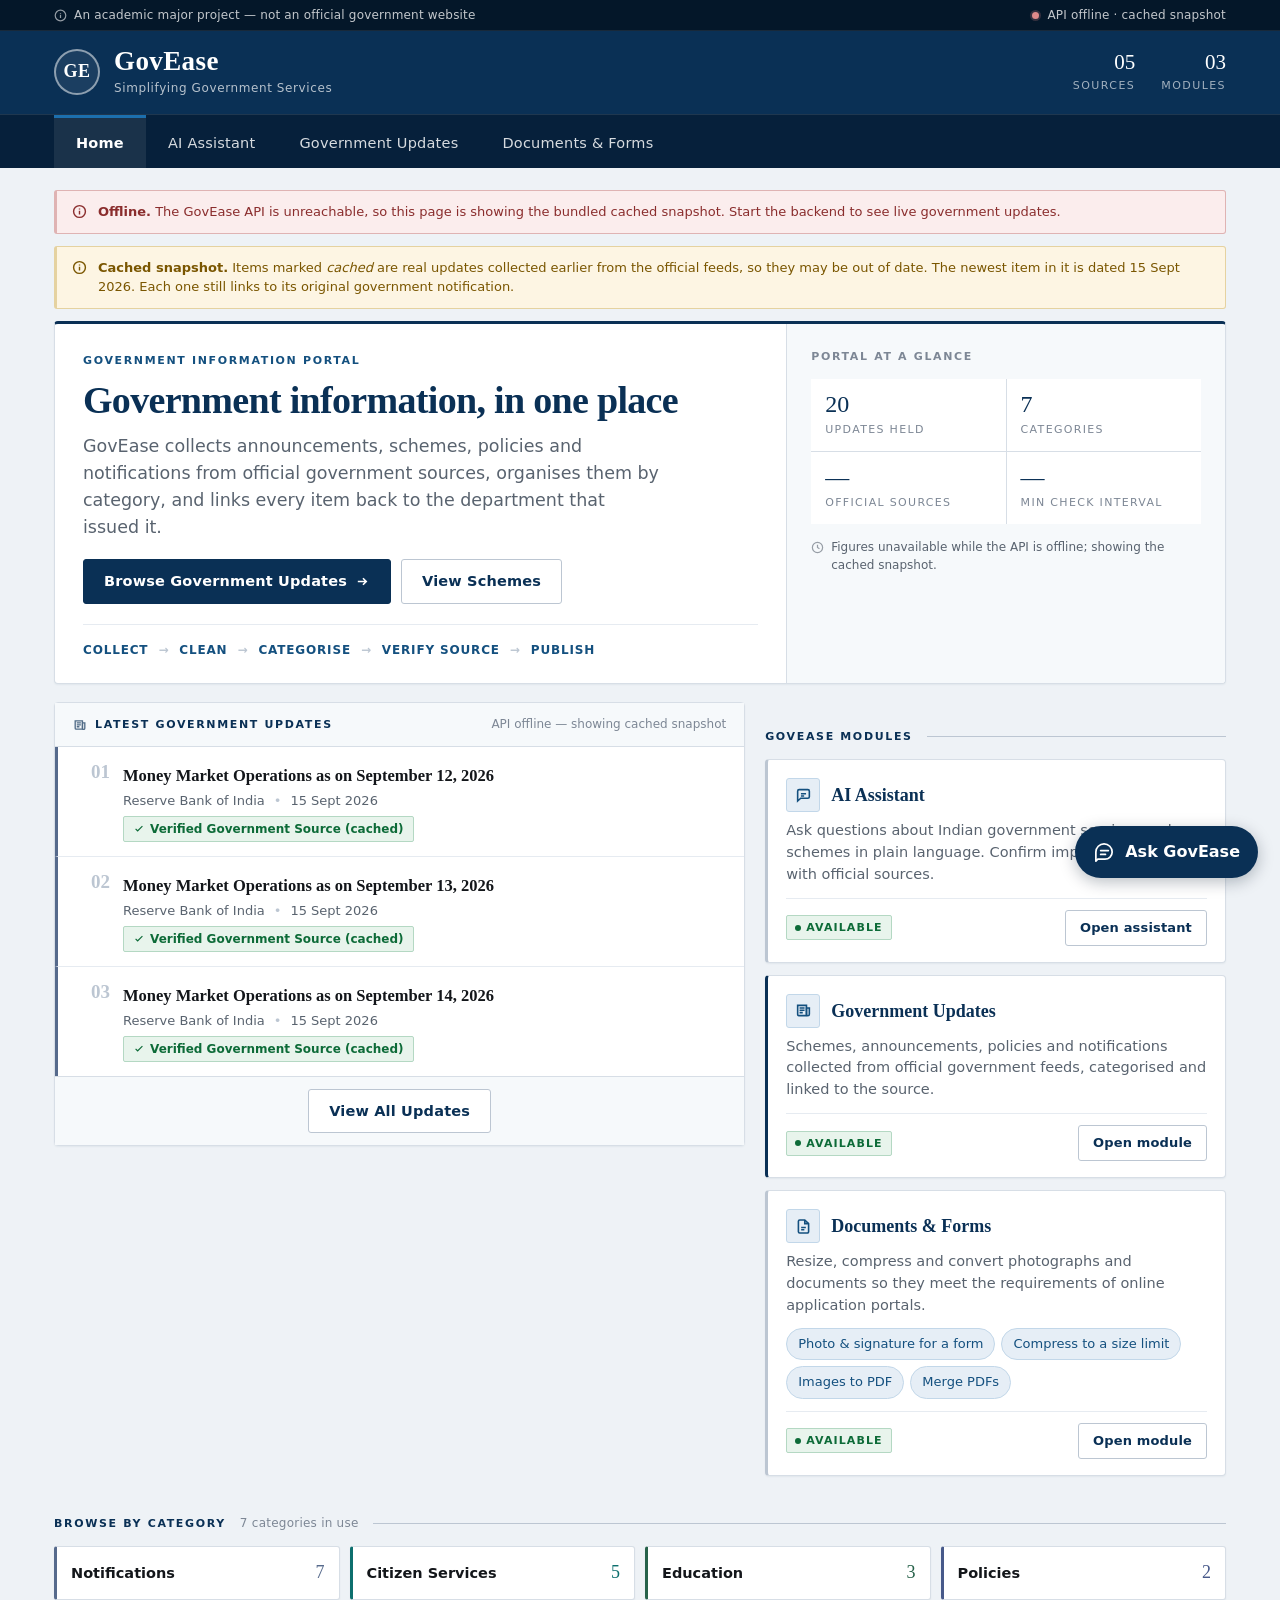
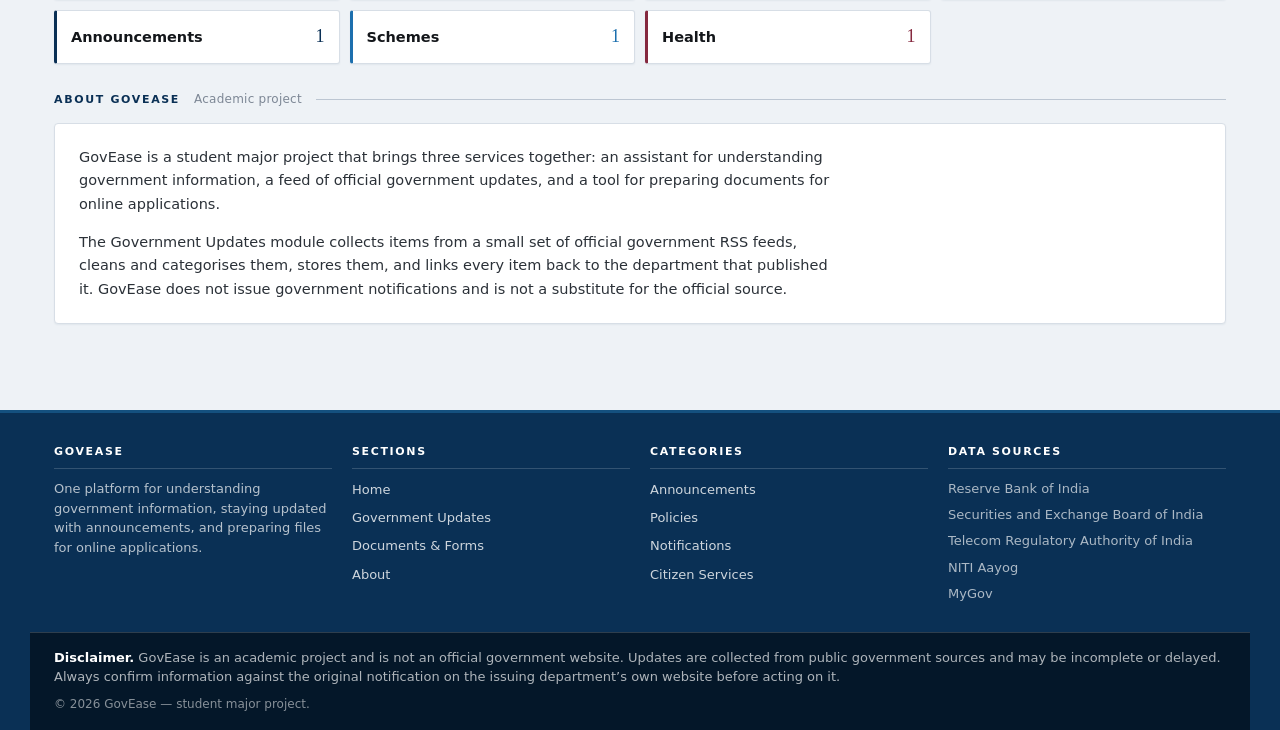
<file: frontend/index.html>
<!DOCTYPE html>
<html lang="en">
<head>
<meta charset="UTF-8">
<meta name="viewport" content="width=device-width, initial-scale=1">
<title>GovEase &mdash; Simplifying Government Services</title>
<meta name="description" content="GovEase brings government announcements, schemes and notifications together in one place, always linking back to the official source.">
<meta name="theme-color" content="#0a3055">
<link rel="stylesheet" href="styles.css">
<link rel="stylesheet" href="documents.css">
</head>
<body>

<a class="skip-link" href="#main">Skip to main content</a>

<header class="masthead">
  <!-- Tier 1: standing notice + portal status -->
  <div class="gov-strip">
    <div class="wrap">
      <span class="strip-note">
        <svg viewBox="0 0 16 16" aria-hidden="true" fill="none" stroke="currentColor" stroke-width="1.5">
          <circle cx="8" cy="8" r="6.5"/><path d="M8 7.2v4M8 4.9v.9"/>
        </svg>
        An academic major project &mdash; not an official government website
      </span>
      <span class="strip-status" id="strip-status">
        <span class="dot" aria-hidden="true"></span>
        <span class="status-text">Checking sources&hellip;</span>
      </span>
    </div>
  </div>

  <!-- Tier 2: masthead -->
  <div class="wrap masthead-top">
    <a class="brand" href="index.html">
      <span class="brand-mark" aria-hidden="true">GE</span>
      <span class="brand-text">
        <span class="brand-name">GovEase</span>
        <span class="brand-tagline">Simplifying Government Services</span>
      </span>
    </a>

    <div class="masthead-facts" aria-hidden="true">
      <span class="fact"><span class="fact-num">05</span><span class="fact-key">Sources</span></span>
      <span class="fact"><span class="fact-num">03</span><span class="fact-key">Modules</span></span>
    </div>

    <button class="nav-toggle" type="button" aria-expanded="false" aria-controls="mainnav">
      <svg viewBox="0 0 16 16" aria-hidden="true" fill="none" stroke="currentColor" stroke-width="1.6">
        <path d="M2 4h12M2 8h12M2 12h12"/>
      </svg>
      Menu
    </button>
  </div>

  <!-- Tier 3: navigation -->
  <nav class="mainnav" id="mainnav" aria-label="Main">
    <div class="wrap">
      <ul>
        <li><a href="index.html" aria-current="page">Home</a></li>
        <li><a href="index.html#assistant-mount">AI Assistant</a></li>
        <li><a href="news.html">Government Updates</a></li>
        <li><a href="documents.html">Documents &amp; Forms</a></li>
      </ul>
    </div>
  </nav>
</header>

<main id="main">
  <div class="wrap">

    <div id="banners"></div>

    <!-- Hero: statement on the left, live portal figures on the right -->
    <section class="hero">
      <div class="hero-main">
        <span class="eyebrow">Government Information Portal</span>
        <h1>Government information, in one place</h1>
        <p class="hero-lede">
          GovEase collects announcements, schemes, policies and notifications
          from official government sources, organises them by category, and
          links every item back to the department that issued it.
        </p>
        <div class="hero-actions">
          <a class="btn" href="news.html">
            Browse Government Updates
            <svg viewBox="0 0 16 16" aria-hidden="true" fill="none" stroke="currentColor" stroke-width="1.7">
              <path d="M3 8h9M8.5 4.5 12 8l-3.5 3.5"/>
            </svg>
          </a>
          <a class="btn btn-secondary" href="news.html?category=Schemes">View Schemes</a>
        </div>

        <p class="hero-pipeline">
          <span class="step">Collect</span>
          <span class="arrow" aria-hidden="true">&rarr;</span>
          <span class="step">Clean</span>
          <span class="arrow" aria-hidden="true">&rarr;</span>
          <span class="step">Categorise</span>
          <span class="arrow" aria-hidden="true">&rarr;</span>
          <span class="step">Verify source</span>
          <span class="arrow" aria-hidden="true">&rarr;</span>
          <span class="step">Publish</span>
        </p>
      </div>

      <aside class="hero-rail" aria-label="Portal at a glance">
        <span class="eyebrow">Portal at a glance</span>
        <div class="stat-grid" id="hero-stats">
          <div class="stat"><span class="stat-num">&mdash;</span><span class="stat-key">Updates held</span></div>
          <div class="stat"><span class="stat-num">&mdash;</span><span class="stat-key">Categories</span></div>
          <div class="stat"><span class="stat-num">&mdash;</span><span class="stat-key">Official sources</span></div>
          <div class="stat"><span class="stat-num">&mdash;</span><span class="stat-key">Min check interval</span></div>
        </div>
        <p class="rail-foot" id="hero-rail-note">
          <svg viewBox="0 0 16 16" aria-hidden="true" fill="none" stroke="currentColor" stroke-width="1.5">
            <circle cx="8" cy="8" r="6.3"/><path d="M8 4.6V8l2.4 1.6"/>
          </svg>
          <span class="note-text">Reading portal status&hellip;</span>
        </p>
      </aside>
    </section>

    <div class="home-grid">

      <!-- Latest updates strip (spec section 14) -->
      <section class="panel" aria-labelledby="home-updates-heading">
        <div class="panel-head">
          <h2 id="home-updates-heading">
            <svg viewBox="0 0 16 16" aria-hidden="true" fill="none" stroke="currentColor" stroke-width="1.5">
              <path d="M2.5 3.2h8.3v9.6H3.6a1.1 1.1 0 0 1-1.1-1.1z"/>
              <path d="M10.8 5.6h2.7v6a1.2 1.2 0 0 1-2.7 0z"/>
              <path d="M4.3 5.6h4.7M4.3 7.8h4.7M4.3 10h3"/>
            </svg>
            Latest Government Updates
          </h2>
          <span class="panel-note" id="home-last-checked"></span>
        </div>
        <ul class="numbered-list" id="home-updates">
          <li><span class="num">01</span><div class="skeleton" style="height:46px;margin:0"></div></li>
          <li><span class="num">02</span><div class="skeleton" style="height:46px;margin:0"></div></li>
          <li><span class="num">03</span><div class="skeleton" style="height:46px;margin:0"></div></li>
        </ul>
        <div class="panel-foot">
          <a class="btn btn-secondary" href="news.html">View All Updates</a>
        </div>
      </section>

      <div>
        <div class="section-rule"><h2>GovEase Modules</h2></div>

        <section class="module-card" id="assistant-mount">
          <div class="module-head">
            <span class="module-icon" aria-hidden="true">
              <svg viewBox="0 0 16 16" fill="none" stroke="currentColor" stroke-width="1.5">
                <path d="M13.5 9.2a1.4 1.4 0 0 1-1.4 1.4H5.4L2.5 13.2V3.9a1.4 1.4 0 0 1 1.4-1.4h8.2a1.4 1.4 0 0 1 1.4 1.4z"/>
                <path d="M5.6 6.4h4.8M5.6 8.4h3"/>
              </svg>
            </span>
            <h3>AI Assistant</h3>
          </div>
          <p>
            Ask questions about Indian government services and schemes in
            plain language. Confirm important details with official sources.
          </p>
          <div class="module-foot">
            <span class="status-chip status-live">Available</span>
            <button class="btn btn-secondary btn-sm" type="button" data-open-assistant>Open assistant</button>
          </div>
        </section>

        <section class="module-card is-active">
          <div class="module-head">
            <span class="module-icon" aria-hidden="true">
              <svg viewBox="0 0 16 16" fill="none" stroke="currentColor" stroke-width="1.5">
                <path d="M2.5 3.2h8.3v9.6H3.6a1.1 1.1 0 0 1-1.1-1.1z"/>
                <path d="M10.8 5.6h2.7v6a1.2 1.2 0 0 1-2.7 0z"/>
                <path d="M4.3 5.6h4.7M4.3 7.8h4.7M4.3 10h3"/>
              </svg>
            </span>
            <h3>Government Updates</h3>
          </div>
          <p>
            Schemes, announcements, policies and notifications collected from
            official government feeds, categorised and linked to the source.
          </p>
          <div class="module-foot">
            <span class="status-chip status-live">Available</span>
            <a class="btn btn-secondary btn-sm" href="news.html">Open module</a>
          </div>
        </section>

        <!-- Member 3 - Smart Document / Form Tool. documents.js fills
             #documents-panel with quick links into documents.html. -->
        <section class="module-card" id="documents-mount">
          <div class="module-head">
            <span class="module-icon" aria-hidden="true">
              <svg viewBox="0 0 16 16" fill="none" stroke="currentColor" stroke-width="1.5">
                <path d="M9.2 1.9H4.4a1.2 1.2 0 0 0-1.2 1.2v9.8a1.2 1.2 0 0 0 1.2 1.2h7.2a1.2 1.2 0 0 0 1.2-1.2V5.3z"/>
                <path d="M9.2 1.9v3.4h3.6"/><path d="M5.8 9h4.4M5.8 11h3"/>
              </svg>
            </span>
            <h3>Documents &amp; Forms</h3>
          </div>
          <p>
            Resize, compress and convert photographs and documents so they meet
            the requirements of online application portals.
          </p>
          <div id="documents-panel"></div>
          <div class="module-foot">
            <span class="status-chip status-live">Available</span>
            <a class="btn btn-secondary btn-sm" href="documents.html">Open module</a>
          </div>
        </section>
      </div>
    </div>

    <!-- Category routes into the existing filtered Government Updates views -->
    <section aria-labelledby="cat-heading">
      <div class="section-rule">
        <h2 id="cat-heading">Browse by Category</h2>
        <span class="rule-note" id="cat-note"></span>
      </div>
      <div class="cat-grid" id="cat-tiles"></div>
    </section>

    <section id="about">
      <div class="section-rule">
        <h2>About GovEase</h2>
        <span class="rule-note">Academic project</span>
      </div>
      <div class="panel prose">
        <p>
          GovEase is a student major project that brings three services
          together: an assistant for understanding government information, a
          feed of official government updates, and a tool for preparing
          documents for online applications.
        </p>
        <p>
          The Government Updates module collects items from a small set of
          official government RSS feeds, cleans and categorises them, stores
          them, and links every item back to the department that published it.
          GovEase does not issue government notifications and is not a
          substitute for the official source.
        </p>
      </div>
    </section>

  </div>
</main>

<footer class="site-footer">
  <div class="wrap">
    <div class="footer-grid">
      <div>
        <h3>GovEase</h3>
        <p>
          One platform for understanding government information, staying
          updated with announcements, and preparing files for online
          applications.
        </p>
      </div>
      <div>
        <h3>Sections</h3>
        <ul>
          <li><a href="index.html">Home</a></li>
          <li><a href="news.html">Government Updates</a></li>
          <li><a href="documents.html">Documents &amp; Forms</a></li>
          <li><a href="index.html#about">About</a></li>
        </ul>
      </div>
      <div>
        <h3>Categories</h3>
        <ul>
          <li><a href="news.html?category=Announcements">Announcements</a></li>
          <li><a href="news.html?category=Policies">Policies</a></li>
          <li><a href="news.html?category=Notifications">Notifications</a></li>
          <li><a href="news.html?category=Citizen%20Services">Citizen Services</a></li>
        </ul>
      </div>
      <div>
        <h3>Data Sources</h3>
        <ul class="footer-sources">
          <li>Reserve Bank of India</li>
          <li>Securities and Exchange Board of India</li>
          <li>Telecom Regulatory Authority of India</li>
          <li>NITI Aayog</li>
          <li>MyGov</li>
        </ul>
      </div>
    </div>
    <div class="disclaimer">
      <strong>Disclaimer.</strong> GovEase is an academic project and is not an
      official government website. Updates are collected from public government
      sources and may be incomplete or delayed. Always confirm information
      against the original notification on the issuing department&rsquo;s own
      website before acting on it.
      <span class="copyright">&copy; <span id="year"></span> GovEase &mdash; student major project.</span>
    </div>
  </div>
</footer>

<script src="script.js"></script>
<script src="documents.js"></script>
<script src="chatbot.js"></script>
</body>
</html>
</file>
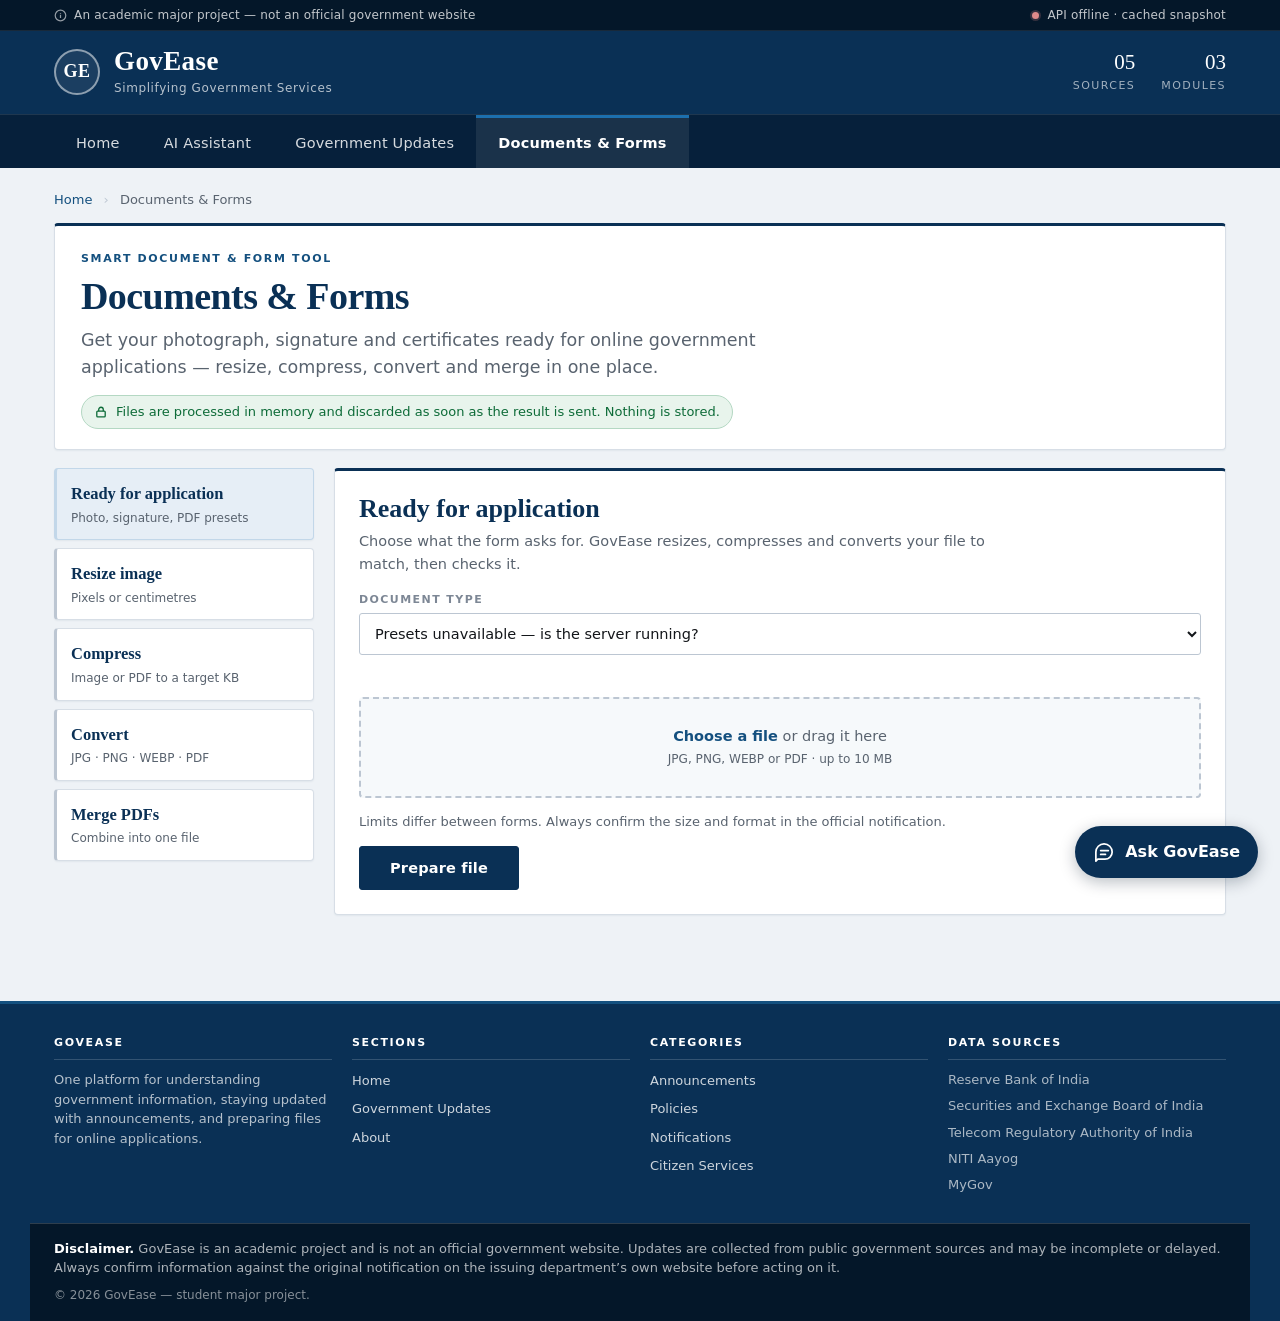
<file: frontend/documents.html>
<!DOCTYPE html>
<html lang="en">
<head>
<meta charset="UTF-8">
<meta name="viewport" content="width=device-width, initial-scale=1">
<title>Documents &amp; Forms &mdash; GovEase</title>
<meta name="description" content="Resize, compress and convert photographs, signatures and documents for online government applications.">
<meta name="theme-color" content="#0a3055">
<link rel="stylesheet" href="styles.css">
<link rel="stylesheet" href="documents.css">
</head>
<body>

<a class="skip-link" href="#main">Skip to main content</a>

<header class="masthead">
  <div class="gov-strip">
    <div class="wrap">
      <span class="strip-note">
        <svg viewBox="0 0 16 16" aria-hidden="true" fill="none" stroke="currentColor" stroke-width="1.5">
          <circle cx="8" cy="8" r="6.5"/><path d="M8 7.2v4M8 4.9v.9"/>
        </svg>
        An academic major project &mdash; not an official government website
      </span>
      <span class="strip-status" id="strip-status">
        <span class="dot" aria-hidden="true"></span>
        <span class="status-text">Checking sources&hellip;</span>
      </span>
    </div>
  </div>

  <div class="wrap masthead-top">
    <a class="brand" href="index.html">
      <span class="brand-mark" aria-hidden="true">GE</span>
      <span class="brand-text">
        <span class="brand-name">GovEase</span>
        <span class="brand-tagline">Simplifying Government Services</span>
      </span>
    </a>

    <div class="masthead-facts" aria-hidden="true">
      <span class="fact"><span class="fact-num">05</span><span class="fact-key">Sources</span></span>
      <span class="fact"><span class="fact-num">03</span><span class="fact-key">Modules</span></span>
    </div>

    <button class="nav-toggle" type="button" aria-expanded="false" aria-controls="mainnav">
      <svg viewBox="0 0 16 16" aria-hidden="true" fill="none" stroke="currentColor" stroke-width="1.6">
        <path d="M2 4h12M2 8h12M2 12h12"/>
      </svg>
      Menu
    </button>
  </div>

  <nav class="mainnav" id="mainnav" aria-label="Main">
    <div class="wrap">
      <ul>
        <li><a href="index.html">Home</a></li>
        <li><a href="index.html#assistant-mount">AI Assistant</a></li>
        <li><a href="news.html">Government Updates</a></li>
        <li><a href="documents.html" aria-current="page">Documents &amp; Forms</a></li>
      </ul>
    </div>
  </nav>
</header>

<main id="main">
  <div class="wrap">

    <nav class="breadcrumb" aria-label="Breadcrumb">
      <a href="index.html">Home</a>
      <span class="crumb-sep" aria-hidden="true">&rsaquo;</span>
      <span>Documents &amp; Forms</span>
    </nav>

    <section class="page-head">
      <span class="eyebrow">Smart Document &amp; Form Tool</span>
      <h1 class="page-title">Documents &amp; Forms</h1>
      <p class="page-sub">
        Get your photograph, signature and certificates ready for online
        government applications &mdash; resize, compress, convert and merge
        in one place.
      </p>
      <p class="docs-privacy">
        <svg viewBox="0 0 16 16" aria-hidden="true" fill="none" stroke="currentColor" stroke-width="1.5">
          <rect x="3.2" y="7" width="9.6" height="6.6" rx="1"/><path d="M5.4 7V5.2a2.6 2.6 0 0 1 5.2 0V7"/>
        </svg>
        Files are processed in memory and discarded as soon as the result is sent. Nothing is stored.
      </p>
    </section>

    <div class="docs-layout">
      <nav class="docs-tabs" role="tablist" aria-label="Document tools">
        <button role="tab" id="tab-prepare" aria-controls="panel-prepare" aria-selected="true" data-tool="prepare">
          <strong>Ready for application</strong><span>Photo, signature, PDF presets</span>
        </button>
        <button role="tab" id="tab-resize" aria-controls="panel-resize" aria-selected="false" data-tool="resize" tabindex="-1">
          <strong>Resize image</strong><span>Pixels or centimetres</span>
        </button>
        <button role="tab" id="tab-compress" aria-controls="panel-compress" aria-selected="false" data-tool="compress" tabindex="-1">
          <strong>Compress</strong><span>Image or PDF to a target KB</span>
        </button>
        <button role="tab" id="tab-convert" aria-controls="panel-convert" aria-selected="false" data-tool="convert" tabindex="-1">
          <strong>Convert</strong><span>JPG · PNG · WEBP · PDF</span>
        </button>
        <button role="tab" id="tab-merge" aria-controls="panel-merge" aria-selected="false" data-tool="merge" tabindex="-1">
          <strong>Merge PDFs</strong><span>Combine into one file</span>
        </button>
      </nav>

      <div class="docs-panels">
        <!-- 1. Ready for application -->
        <section class="docs-panel" role="tabpanel" id="panel-prepare" aria-labelledby="tab-prepare" data-endpoint="/prepare">
          <h2>Ready for application</h2>
          <p class="docs-hint">Choose what the form asks for. GovEase resizes, compresses and converts your file to match, then checks it.</p>
          <form class="docs-form" novalidate>
            <label class="docs-field">
              <span>Document type</span>
              <select name="preset" id="preset-select" required>
                <option value="">Loading presets…</option>
              </select>
            </label>
            <p class="docs-preset-desc" id="preset-desc" aria-live="polite"></p>
            <div class="docs-drop" data-accept="image/*,application/pdf">
              <input type="file" name="file" accept="image/*,application/pdf" id="prepare-file">
              <label for="prepare-file"><strong>Choose a file</strong> or drag it here<br><small>JPG, PNG, WEBP or PDF · up to 10 MB</small></label>
            </div>
            <div class="docs-file-info" aria-live="polite"></div>
            <p class="docs-note">Limits differ between forms. Always confirm the size and format in the official notification.</p>
            <button type="submit" class="btn docs-submit">Prepare file</button>
          </form>
          <div class="docs-result" aria-live="polite"></div>
        </section>

        <!-- 2. Resize -->
        <section class="docs-panel" role="tabpanel" id="panel-resize" aria-labelledby="tab-resize" data-endpoint="/image/resize" hidden>
          <h2>Resize image</h2>
          <p class="docs-hint">Leave width or height empty to keep the original proportions.</p>
          <form class="docs-form" novalidate>
            <div class="docs-drop">
              <input type="file" name="file" accept="image/*" id="resize-file">
              <label for="resize-file"><strong>Choose an image</strong> or drag it here<br><small>JPG, PNG, WEBP · up to 10 MB</small></label>
            </div>
            <div class="docs-file-info" aria-live="polite"></div>
            <div class="docs-grid">
              <label class="docs-field"><span>Unit</span>
                <select name="unit" data-unit>
                  <option value="px">Pixels</option>
                  <option value="cm">Centimetres</option>
                  <option value="mm">Millimetres</option>
                </select>
              </label>
              <label class="docs-field"><span>Width</span><input type="number" name="w" min="0.1" step="any" inputmode="decimal" placeholder="e.g. 200"></label>
              <label class="docs-field"><span>Height</span><input type="number" name="h" min="0.1" step="any" inputmode="decimal" placeholder="e.g. 230"></label>
              <label class="docs-field"><span>DPI</span><input type="number" name="dpi" min="72" max="1200" value="200"></label>
              <label class="docs-field"><span>Fit</span>
                <select name="mode">
                  <option value="fill">Crop to fill (photos)</option>
                  <option value="pad">Fit with white border (signatures)</option>
                  <option value="stretch">Stretch exactly</option>
                </select>
              </label>
              <label class="docs-field"><span>Save as</span>
                <select name="format">
                  <option value="">Same as original</option>
                  <option value="jpg">JPG</option>
                  <option value="png">PNG</option>
                  <option value="webp">WEBP</option>
                </select>
              </label>
            </div>
            <p class="docs-note" data-cm-note hidden>Centimetres are converted to pixels using the DPI value (e.g. 3.5 cm at 300 DPI = 413 px).</p>
            <button type="submit" class="btn docs-submit">Resize</button>
          </form>
          <div class="docs-result" aria-live="polite"></div>
        </section>

        <!-- 3. Compress -->
        <section class="docs-panel" role="tabpanel" id="panel-compress" aria-labelledby="tab-compress" data-endpoint="auto-compress" hidden>
          <h2>Compress to a target size</h2>
          <p class="docs-hint">Works for images and PDFs. GovEase finds the best quality that fits under your limit.</p>
          <form class="docs-form" novalidate>
            <div class="docs-drop">
              <input type="file" name="file" accept="image/*,application/pdf" id="compress-file">
              <label for="compress-file"><strong>Choose an image or PDF</strong> or drag it here<br><small>up to 10 MB</small></label>
            </div>
            <div class="docs-file-info" aria-live="polite"></div>
            <div class="docs-grid">
              <label class="docs-field"><span>Maximum size (KB)</span><input type="number" name="max_kb" min="1" value="100" required></label>
              <label class="docs-field" data-image-only><span>Minimum size (KB, optional)</span><input type="number" name="min_kb" min="0" placeholder="e.g. 20"></label>
              <label class="docs-field" data-image-only><span>Save as</span>
                <select name="format">
                  <option value="">Same as original</option>
                  <option value="jpg">JPG</option>
                  <option value="webp">WEBP</option>
                  <option value="png">PNG</option>
                </select>
              </label>
            </div>
            <div class="docs-chips filter-row" aria-label="Common limits">
              <button type="button" class="chip" data-kb="20">20 KB</button>
              <button type="button" class="chip" data-kb="50">50 KB</button>
              <button type="button" class="chip" data-kb="100">100 KB</button>
              <button type="button" class="chip" data-kb="200">200 KB</button>
              <button type="button" class="chip" data-kb="500">500 KB</button>
              <button type="button" class="chip" data-kb="1024">1 MB</button>
            </div>
            <button type="submit" class="btn docs-submit">Compress</button>
          </form>
          <div class="docs-result" aria-live="polite"></div>
        </section>

        <!-- 4. Convert -->
        <section class="docs-panel" role="tabpanel" id="panel-convert" aria-labelledby="tab-convert" data-endpoint="auto-convert" hidden>
          <h2>Convert</h2>
          <form class="docs-form" novalidate>
            <fieldset class="docs-radio-row">
              <legend>Conversion</legend>
              <label><input type="radio" name="conversion" value="image" checked> Image format</label>
              <label><input type="radio" name="conversion" value="images-pdf"> Images → PDF</label>
              <label><input type="radio" name="conversion" value="pdf-images"> PDF → images</label>
            </fieldset>
            <div class="docs-drop">
              <input type="file" name="file" accept="image/*" id="convert-file">
              <label for="convert-file"><strong>Choose file(s)</strong> or drag here<br><small data-convert-hint>One image · up to 10 MB</small></label>
            </div>
            <div class="docs-file-info" aria-live="polite"></div>
            <div class="docs-grid">
              <label class="docs-field" data-show="image pdf-images"><span>Output format</span>
                <select name="format">
                  <option value="jpg">JPG</option>
                  <option value="png">PNG</option>
                  <option value="webp" data-show="image">WEBP</option>
                </select>
              </label>
              <label class="docs-field" data-show="images-pdf"><span>Page size</span>
                <select name="page_size">
                  <option value="a4">A4 (for printing/uploading)</option>
                  <option value="auto">Same as image</option>
                </select>
              </label>
              <label class="docs-field" data-show="pdf-images"><span>Resolution (DPI)</span>
                <select name="dpi">
                  <option value="100">100 (small)</option>
                  <option value="150" selected>150 (standard)</option>
                  <option value="200">200</option>
                  <option value="300">300 (print)</option>
                </select>
              </label>
            </div>
            <p class="docs-note" data-show="images-pdf">Pages appear in the order you select the files. Multi-page PDFs download as a ZIP of images.</p>
            <button type="submit" class="btn docs-submit">Convert</button>
          </form>
          <div class="docs-result" aria-live="polite"></div>
        </section>

        <!-- 5. Merge -->
        <section class="docs-panel" role="tabpanel" id="panel-merge" aria-labelledby="tab-merge" data-endpoint="/pdf/merge" hidden>
          <h2>Merge PDFs</h2>
          <p class="docs-hint">Combine marksheets, certificates and ID proofs into the single PDF many forms ask for.</p>
          <form class="docs-form" novalidate>
            <div class="docs-drop">
              <input type="file" name="files" accept="application/pdf" multiple id="merge-files">
              <label for="merge-files"><strong>Choose PDF files</strong> or drag them here<br><small>2–20 files · up to 10 MB each</small></label>
            </div>
            <ol class="docs-order" aria-label="Merge order"></ol>
            <button type="submit" class="btn docs-submit">Merge PDFs</button>
          </form>
          <div class="docs-result" aria-live="polite"></div>
        </section>
      </div>
    </div>

  </div>
</main>

<footer class="site-footer">
  <div class="wrap">
    <div class="footer-grid">
      <div>
        <h3>GovEase</h3>
        <p>
          One platform for understanding government information, staying
          updated with announcements, and preparing files for online
          applications.
        </p>
      </div>
      <div>
        <h3>Sections</h3>
        <ul>
          <li><a href="index.html">Home</a></li>
          <li><a href="news.html">Government Updates</a></li>
          <li><a href="index.html#about">About</a></li>
        </ul>
      </div>
      <div>
        <h3>Categories</h3>
        <ul>
          <li><a href="news.html?category=Announcements">Announcements</a></li>
          <li><a href="news.html?category=Policies">Policies</a></li>
          <li><a href="news.html?category=Notifications">Notifications</a></li>
          <li><a href="news.html?category=Citizen%20Services">Citizen Services</a></li>
        </ul>
      </div>
      <div>
        <h3>Data Sources</h3>
        <ul class="footer-sources">
          <li>Reserve Bank of India</li>
          <li>Securities and Exchange Board of India</li>
          <li>Telecom Regulatory Authority of India</li>
          <li>NITI Aayog</li>
          <li>MyGov</li>
        </ul>
      </div>
    </div>
    <div class="disclaimer">
      <strong>Disclaimer.</strong> GovEase is an academic project and is not an
      official government website. Updates are collected from public government
      sources and may be incomplete or delayed. Always confirm information
      against the original notification on the issuing department&rsquo;s own
      website before acting on it.
      <span class="copyright">&copy; <span id="year"></span> GovEase &mdash; student major project.</span>
    </div>
  </div>
</footer>

<script src="script.js"></script>
<script src="documents.js"></script>
<script src="chatbot.js"></script>
</body>
</html>
</file>
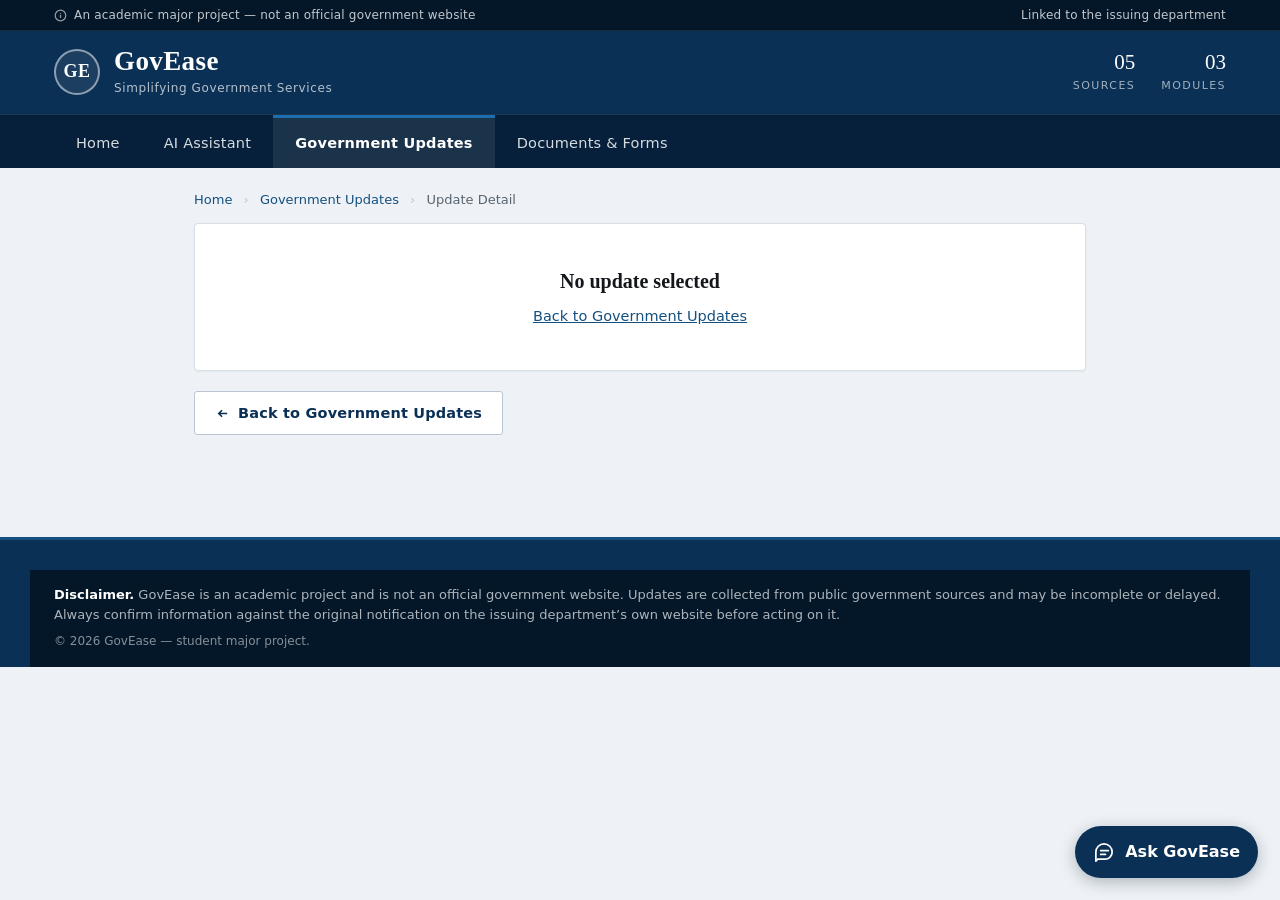
<file: frontend/news-detail.html>
<!DOCTYPE html>
<html lang="en">
<head>
<meta charset="UTF-8">
<meta name="viewport" content="width=device-width, initial-scale=1">
<title>Update Detail &mdash; GovEase</title>
<meta name="description" content="Full details of a government update, including department, dates and the official source.">
<meta name="theme-color" content="#0a3055">
<link rel="stylesheet" href="styles.css">
</head>
<body>

<a class="skip-link" href="#main">Skip to main content</a>

<header class="masthead">
  <div class="gov-strip">
    <div class="wrap">
      <span class="strip-note">
        <svg viewBox="0 0 16 16" aria-hidden="true" fill="none" stroke="currentColor" stroke-width="1.5">
          <circle cx="8" cy="8" r="6.5"/><path d="M8 7.2v4M8 4.9v.9"/>
        </svg>
        An academic major project &mdash; not an official government website
      </span>
      <span class="strip-status">
        <span class="status-text">Linked to the issuing department</span>
      </span>
    </div>
  </div>

  <div class="wrap masthead-top">
    <a class="brand" href="index.html">
      <span class="brand-mark" aria-hidden="true">GE</span>
      <span class="brand-text">
        <span class="brand-name">GovEase</span>
        <span class="brand-tagline">Simplifying Government Services</span>
      </span>
    </a>

    <div class="masthead-facts" aria-hidden="true">
      <span class="fact"><span class="fact-num">05</span><span class="fact-key">Sources</span></span>
      <span class="fact"><span class="fact-num">03</span><span class="fact-key">Modules</span></span>
    </div>

    <button class="nav-toggle" type="button" aria-expanded="false" aria-controls="mainnav">
      <svg viewBox="0 0 16 16" aria-hidden="true" fill="none" stroke="currentColor" stroke-width="1.6">
        <path d="M2 4h12M2 8h12M2 12h12"/>
      </svg>
      Menu
    </button>
  </div>

  <nav class="mainnav" id="mainnav" aria-label="Main">
    <div class="wrap">
      <ul>
        <li><a href="index.html">Home</a></li>
        <li><a href="index.html#assistant-mount">AI Assistant</a></li>
        <li><a href="news.html" aria-current="page">Government Updates</a></li>
        <li><a href="documents.html">Documents &amp; Forms</a></li>
      </ul>
    </div>
  </nav>
</header>

<main id="main">
  <div class="wrap" style="max-width:940px">

    <nav class="breadcrumb" aria-label="Breadcrumb">
      <a href="index.html">Home</a>
      <span class="crumb-sep" aria-hidden="true">&rsaquo;</span>
      <a href="news.html">Government Updates</a>
      <span class="crumb-sep" aria-hidden="true">&rsaquo;</span>
      <span>Update Detail</span>
    </nav>

    <div id="banners"></div>

    <div id="article" aria-live="polite">
      <div class="skeleton" style="height:290px"></div>
    </div>

    <p style="margin-top:20px">
      <a class="btn btn-secondary" href="news.html">
        <svg viewBox="0 0 16 16" aria-hidden="true" fill="none" stroke="currentColor" stroke-width="1.7">
          <path d="M13 8H4M7.5 4.5 4 8l3.5 3.5"/>
        </svg>
        Back to Government Updates
      </a>
    </p>

  </div>
</main>

<footer class="site-footer">
  <div class="wrap">
    <div class="disclaimer" style="border-top:0">
      <strong>Disclaimer.</strong> GovEase is an academic project and is not an
      official government website. Updates are collected from public government
      sources and may be incomplete or delayed. Always confirm information
      against the original notification on the issuing department&rsquo;s own
      website before acting on it.
      <span class="copyright">&copy; <span id="year"></span> GovEase &mdash; student major project.</span>
    </div>
  </div>
</footer>

<script src="script.js"></script>
<script src="chatbot.js"></script>
</body>
</html>
</file>
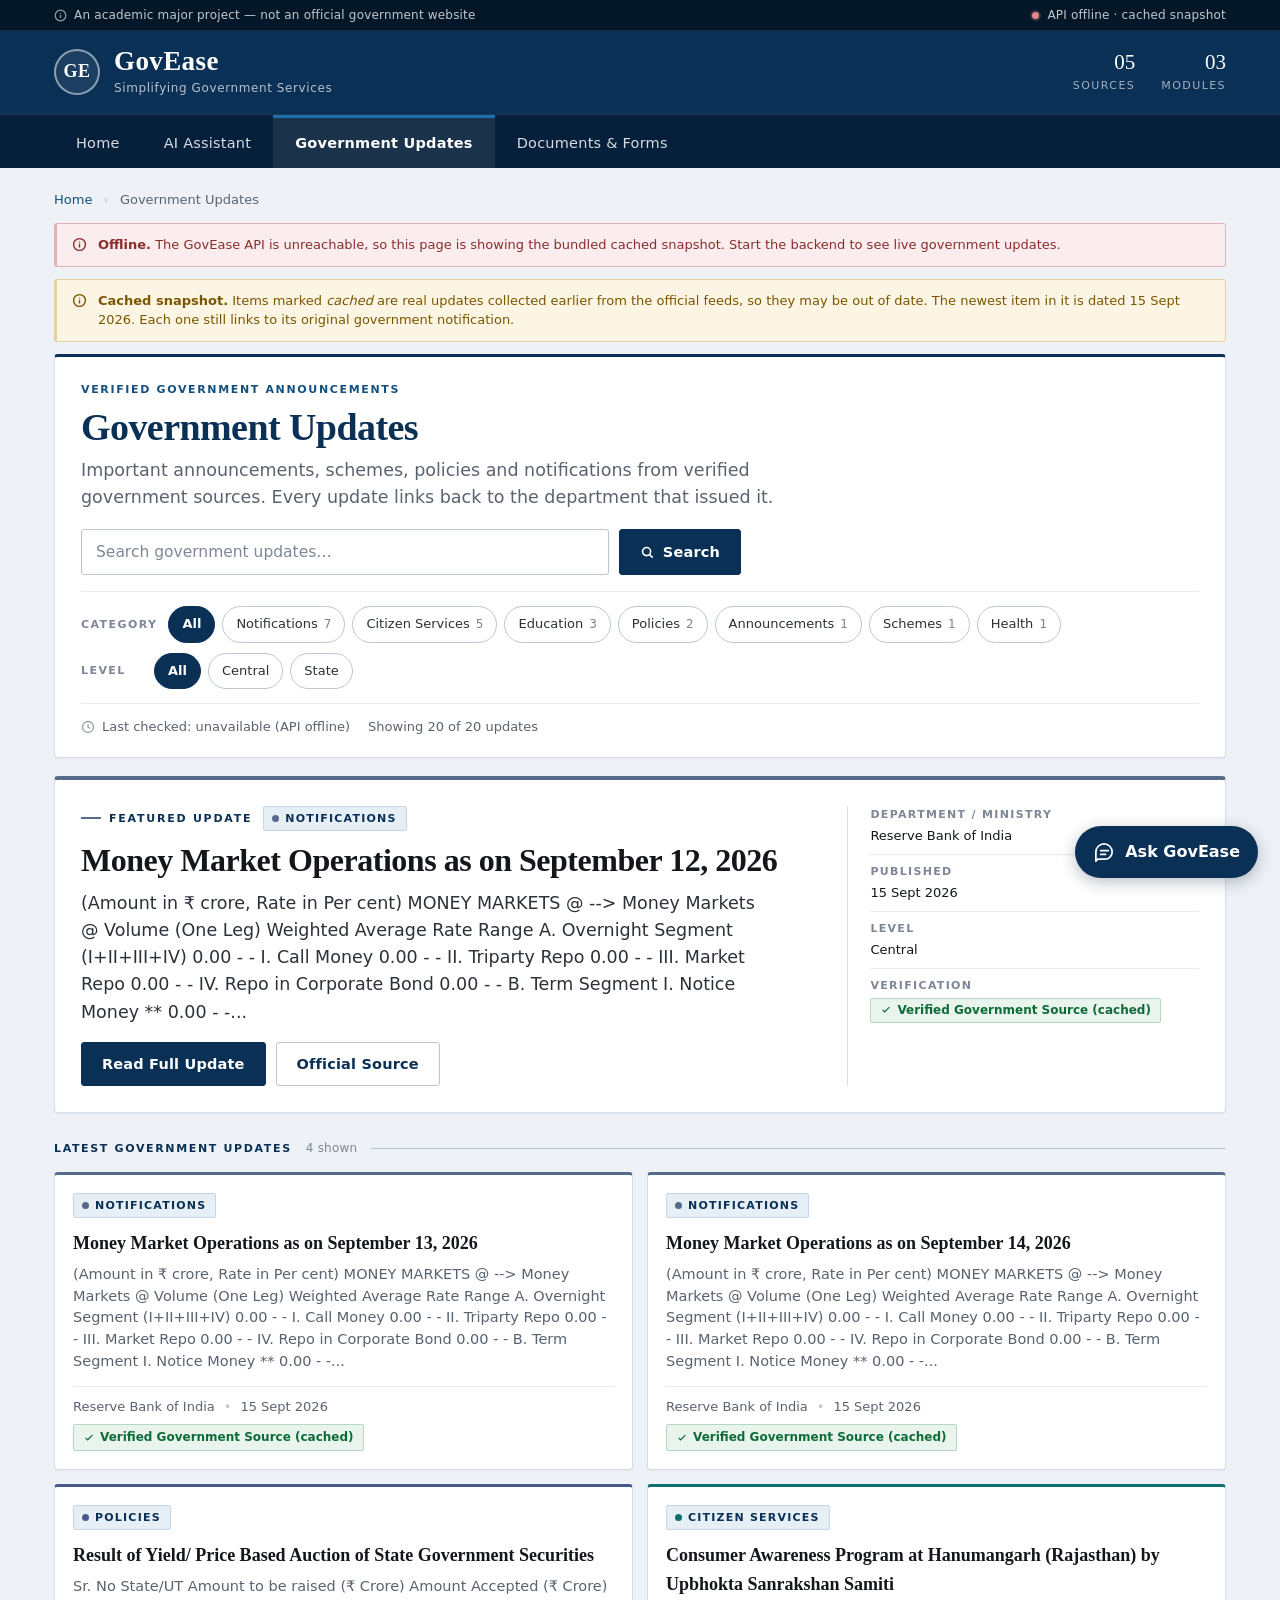
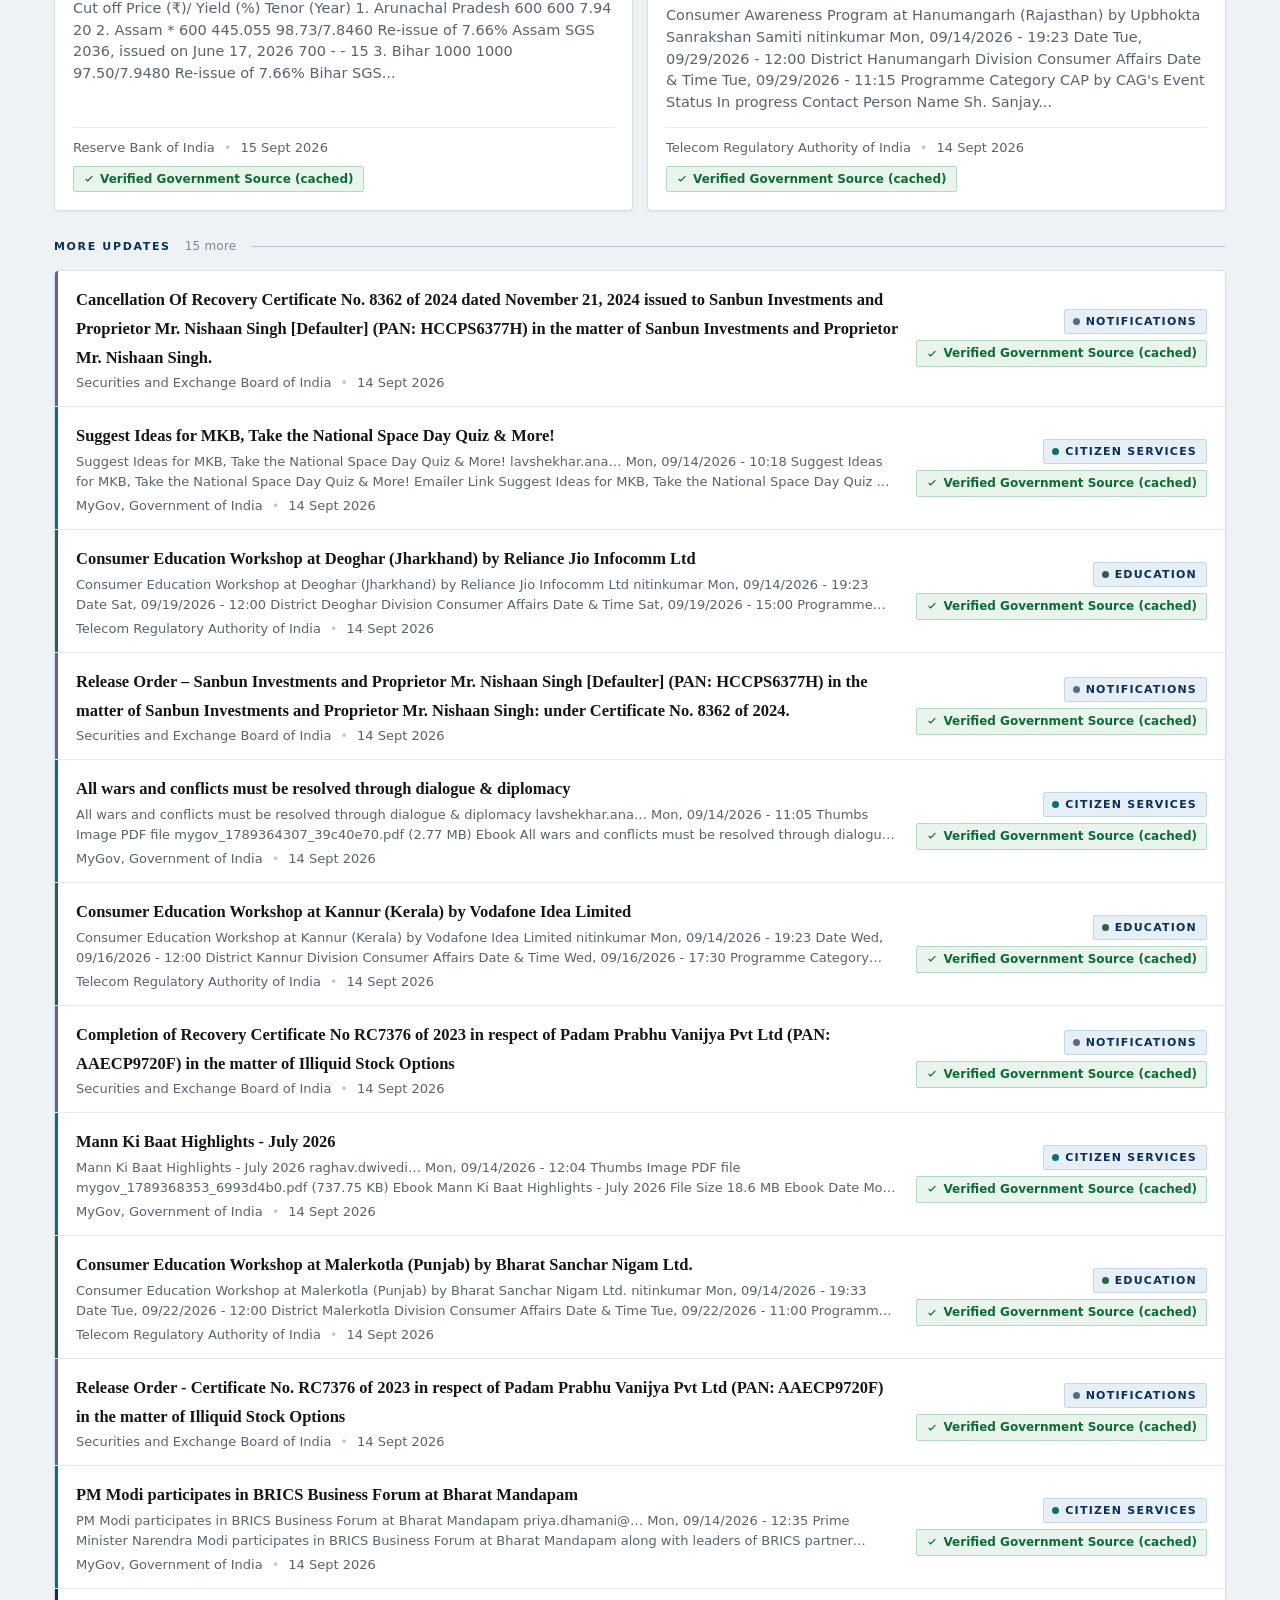
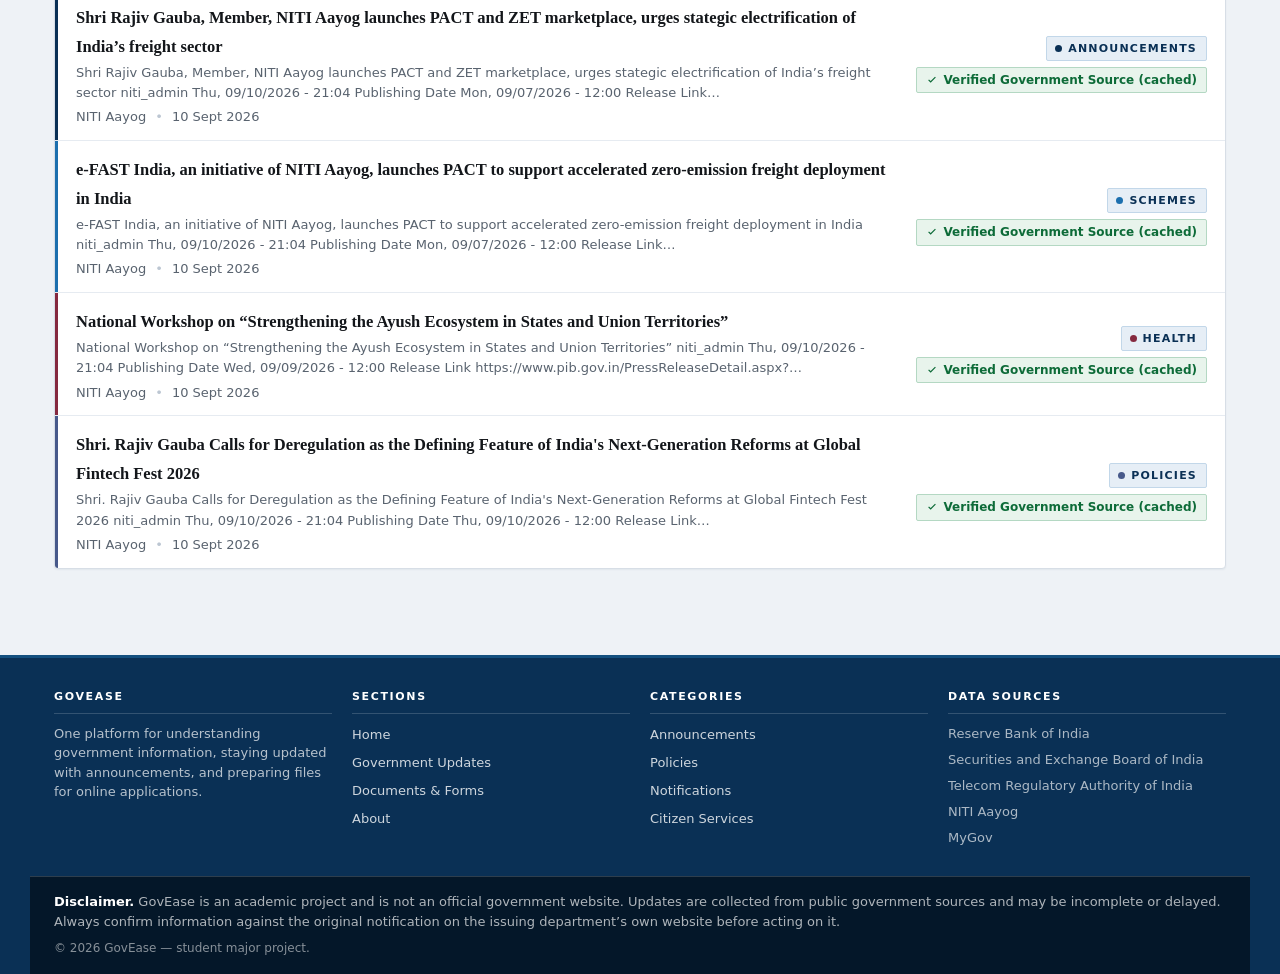
<file: frontend/news.html>
<!DOCTYPE html>
<html lang="en">
<head>
<meta charset="UTF-8">
<meta name="viewport" content="width=device-width, initial-scale=1">
<title>Government Updates &mdash; GovEase</title>
<meta name="description" content="Important announcements, schemes, policies and notifications from verified government sources.">
<meta name="theme-color" content="#0a3055">
<link rel="stylesheet" href="styles.css">
</head>
<body>

<a class="skip-link" href="#main">Skip to main content</a>

<header class="masthead">
  <div class="gov-strip">
    <div class="wrap">
      <span class="strip-note">
        <svg viewBox="0 0 16 16" aria-hidden="true" fill="none" stroke="currentColor" stroke-width="1.5">
          <circle cx="8" cy="8" r="6.5"/><path d="M8 7.2v4M8 4.9v.9"/>
        </svg>
        An academic major project &mdash; not an official government website
      </span>
      <span class="strip-status" id="strip-status">
        <span class="dot" aria-hidden="true"></span>
        <span class="status-text">Checking sources&hellip;</span>
      </span>
    </div>
  </div>

  <div class="wrap masthead-top">
    <a class="brand" href="index.html">
      <span class="brand-mark" aria-hidden="true">GE</span>
      <span class="brand-text">
        <span class="brand-name">GovEase</span>
        <span class="brand-tagline">Simplifying Government Services</span>
      </span>
    </a>

    <div class="masthead-facts" aria-hidden="true">
      <span class="fact"><span class="fact-num">05</span><span class="fact-key">Sources</span></span>
      <span class="fact"><span class="fact-num">03</span><span class="fact-key">Modules</span></span>
    </div>

    <button class="nav-toggle" type="button" aria-expanded="false" aria-controls="mainnav">
      <svg viewBox="0 0 16 16" aria-hidden="true" fill="none" stroke="currentColor" stroke-width="1.6">
        <path d="M2 4h12M2 8h12M2 12h12"/>
      </svg>
      Menu
    </button>
  </div>

  <nav class="mainnav" id="mainnav" aria-label="Main">
    <div class="wrap">
      <ul>
        <li><a href="index.html">Home</a></li>
        <li><a href="index.html#assistant-mount">AI Assistant</a></li>
        <li><a href="news.html" aria-current="page">Government Updates</a></li>
        <li><a href="documents.html">Documents &amp; Forms</a></li>
      </ul>
    </div>
  </nav>
</header>

<main id="main">
  <div class="wrap">

    <nav class="breadcrumb" aria-label="Breadcrumb">
      <a href="index.html">Home</a>
      <span class="crumb-sep" aria-hidden="true">&rsaquo;</span>
      <span>Government Updates</span>
    </nav>

    <div id="banners"></div>

    <!-- Header area (spec section 4) -->
    <section class="page-head">
      <span class="eyebrow">Verified Government Announcements</span>
      <h1 class="page-title">Government Updates</h1>
      <p class="page-sub">
        Important announcements, schemes, policies and notifications from
        verified government sources. Every update links back to the department
        that issued it.
      </p>

      <div class="controls">
        <form class="searchbar" id="search-form" role="search">
          <label class="visually-hidden" for="search-input">Search government updates</label>
          <input type="search" id="search-input" name="search"
                 placeholder="Search government updates&hellip;"
                 autocomplete="off">
          <button class="btn" type="submit">
            <svg viewBox="0 0 16 16" aria-hidden="true" fill="none" stroke="currentColor" stroke-width="1.7">
              <circle cx="7" cy="7" r="4.3"/><path d="M10.2 10.2 13.5 13.5"/>
            </svg>
            Search
          </button>
        </form>

        <div class="filter-block">
          <div class="filter-row" id="category-chips" role="group" aria-label="Filter by category">
            <span class="filter-label">Category</span>
          </div>

          <div class="filter-row" id="state-chips" role="group" aria-label="Filter by level">
            <span class="filter-label">Level</span>
            <button type="button" class="chip" data-state="All" aria-pressed="true">All</button>
            <button type="button" class="chip" data-state="Central" aria-pressed="false">Central</button>
            <button type="button" class="chip" data-state="State" aria-pressed="false">State</button>
          </div>
        </div>

        <p class="meta-line">
          <span id="last-checked">
            <svg viewBox="0 0 16 16" aria-hidden="true" fill="none" stroke="currentColor" stroke-width="1.5">
              <circle cx="8" cy="8" r="6.3"/><path d="M8 4.6V8l2.4 1.6"/>
            </svg>
            Checking&hellip;
          </span>
          <span id="result-count"></span>
        </p>
      </div>
    </section>

    <!-- Three-tier newspaper hierarchy is rendered here (spec section 5) -->
    <div id="updates" aria-busy="true" aria-live="polite">
      <div class="skeleton" style="height:200px"></div>
      <div class="skeleton"></div>
      <div class="skeleton"></div>
    </div>

  </div>
</main>

<footer class="site-footer">
  <div class="wrap">
    <div class="footer-grid">
      <div>
        <h3>GovEase</h3>
        <p>
          One platform for understanding government information, staying
          updated with announcements, and preparing files for online
          applications.
        </p>
      </div>
      <div>
        <h3>Sections</h3>
        <ul>
          <li><a href="index.html">Home</a></li>
          <li><a href="news.html">Government Updates</a></li>
          <li><a href="documents.html">Documents &amp; Forms</a></li>
          <li><a href="index.html#about">About</a></li>
        </ul>
      </div>
      <div>
        <h3>Categories</h3>
        <ul>
          <li><a href="news.html?category=Announcements">Announcements</a></li>
          <li><a href="news.html?category=Policies">Policies</a></li>
          <li><a href="news.html?category=Notifications">Notifications</a></li>
          <li><a href="news.html?category=Citizen%20Services">Citizen Services</a></li>
        </ul>
      </div>
      <div>
        <h3>Data Sources</h3>
        <ul class="footer-sources">
          <li>Reserve Bank of India</li>
          <li>Securities and Exchange Board of India</li>
          <li>Telecom Regulatory Authority of India</li>
          <li>NITI Aayog</li>
          <li>MyGov</li>
        </ul>
      </div>
    </div>
    <div class="disclaimer">
      <strong>Disclaimer.</strong> GovEase is an academic project and is not an
      official government website. Updates are collected from public government
      sources and may be incomplete or delayed. Always confirm information
      against the original notification on the issuing department&rsquo;s own
      website before acting on it.
      <span class="copyright">&copy; <span id="year"></span> GovEase &mdash; student major project.</span>
    </div>
  </div>
</footer>

<script src="script.js"></script>
<script src="chatbot.js"></script>
</body>
</html>
</file>
<file: frontend/styles.css>
/* ==========================================================================
   GovEase — Government Updates
   Visual system: official portal + newspaper. Formal, dense, light ground,
   strong information hierarchy, thin rules, structured sections.
   No framework, no icon pack, no web fonts, no imagery. The only gradient
   is the loading skeleton's shimmer.
   ========================================================================== */

:root {
  /* --- Surfaces ---------------------------------------------------------- */
  --c-bg:          #ffffff;
  --c-page:        #eef2f6;
  --c-sunken:      #e4eaf1;
  --c-tint:        #f6f9fb;

  /* --- Text -------------------------------------------------------------- */
  --c-text:        #13161a;
  --c-body:        #2b3138;
  --c-muted:       #59636f;
  --c-faint:       #7d8795;

  /* --- Rules ------------------------------------------------------------- */
  --c-border:      #d7dee6;
  --c-border-str:  #bcc6d2;
  --c-rule:        #e6ebf1;

  /* --- Official navy / blue (the identity) ------------------------------- */
  --c-navy:        #0a3055;
  --c-navy-deep:   #06203b;
  --c-navy-ink:    #041729;
  --c-navy-mid:    #14507f;
  --c-navy-bright: #1c6fae;
  --c-navy-soft:   #e6eef6;
  --c-navy-line:   #c2d7e9;

  /* --- Status ------------------------------------------------------------ */
  --c-ok:          #0d6b38;
  --c-ok-bg:       #e8f4ec;
  --c-ok-line:     #b4d8c3;
  --c-notice:      #7a5600;
  --c-notice-bg:   #fdf5e3;
  --c-notice-ln:   #e5d2a0;
  --c-warn:        #8a2d2d;
  --c-warn-bg:     #fbeded;
  --c-warn-ln:     #dfb3b3;

  /* --- Type -------------------------------------------------------------- */
  --f-display: Georgia, "Times New Roman", "Nimbus Roman", serif;
  --f-body: system-ui, -apple-system, "Segoe UI", Roboto, "Helvetica Neue",
            Arial, sans-serif;

  /* A wide, deliberate scale so every level reads as a different level. */
  --t-h1:    clamp(1.75rem, 1.15rem + 2.3vw, 2.375rem);
  --t-h2:    clamp(1.375rem, 1.1rem + 1vw, 1.625rem);
  --t-lede:  clamp(1rem, .95rem + .3vw, 1.0938rem);
  --t-body:  1rem;
  --t-sm:    .9063rem;
  --t-meta:  .8125rem;
  --t-micro: .75rem;
  --t-label: .6875rem;

  /* --- Layout ------------------------------------------------------------ */
  --wrap: 1220px;
  --gutter: 24px;
  --gap: 20px;
  --r: 4px;
  --r-sm: 3px;

  --sh-1: 0 1px 2px rgba(10, 48, 85, .06);
  --sh-2: 0 3px 10px rgba(10, 48, 85, .09);

  --tap: 46px;
}

/* --------------------------------------------------------------------------
   Category accents. A restrained, desaturated set used only as thin rules
   and small dots — never as a fill. Gives each category a consistent
   identity across the featured story, cards and list rows.
   -------------------------------------------------------------------------- */
[data-cat]                          { --cat: var(--c-navy-mid); }
[data-cat="Schemes"]                { --cat: #1c6fae; }
[data-cat="Announcements"]          { --cat: #0a3055; }
[data-cat="Policies"]               { --cat: #47598a; }
[data-cat="Notifications"]          { --cat: #566a8c; }
[data-cat="Citizen Services"]       { --cat: #0d6f6e; }
[data-cat="Eligibility Updates"]    { --cat: #7a5600; }
[data-cat="Deadlines"]              { --cat: #94392b; }
[data-cat="Education"]              { --cat: #27624a; }
[data-cat="Employment"]             { --cat: #2c5780; }
[data-cat="Agriculture"]            { --cat: #4a6526; }
[data-cat="Health"]                 { --cat: #85293f; }
[data-cat="Other"]                  { --cat: #5c6672; }

*, *::before, *::after { box-sizing: border-box; }
html { -webkit-text-size-adjust: 100%; }

body {
  margin: 0;
  font-family: var(--f-body);
  font-size: var(--t-body);
  line-height: 1.55;
  color: var(--c-body);
  background: var(--c-page);
  -webkit-font-smoothing: antialiased;
  overflow-x: hidden;
}

a { color: var(--c-navy-mid); }
img { max-width: 100%; height: auto; display: block; }

.wrap { max-width: var(--wrap); margin: 0 auto; padding: 0 var(--gutter); }

.visually-hidden {
  position: absolute; width: 1px; height: 1px; padding: 0; margin: -1px;
  overflow: hidden; clip: rect(0 0 0 0); white-space: nowrap; border: 0;
}

/* Shared label treatment — the portal's connective tissue. */
.eyebrow {
  display: block; font-size: var(--t-label); font-weight: 700;
  letter-spacing: .15em; text-transform: uppercase; color: var(--c-navy-mid);
}

.skip-link {
  position: absolute; left: -9999px; top: 0; z-index: 200;
  background: var(--c-navy); color: #fff; padding: 12px 18px;
  font-size: var(--t-meta); font-weight: 600;
}
.skip-link:focus { left: 0; }

/* ==========================================================================
   HEADER — three tiers: utility strip, masthead, navigation
   ========================================================================== */

.masthead { background: var(--c-navy); color: #fff; }

/* Tier 1 — smallest type on the page, carries the standing notice + status */
.gov-strip {
  background: var(--c-navy-ink);
  font-size: var(--t-micro); color: rgba(255,255,255,.76);
  letter-spacing: .015em;
  border-bottom: 1px solid rgba(255,255,255,.08);
}
.gov-strip .wrap {
  display: flex; flex-wrap: wrap; gap: 3px 18px;
  align-items: center; justify-content: space-between;
  min-height: 30px; padding-top: 5px; padding-bottom: 5px;
}
.strip-note { display: inline-flex; align-items: center; gap: 7px; }
.strip-note svg { width: 13px; height: 13px; flex: 0 0 13px; opacity: .75; }
.strip-status { display: inline-flex; align-items: center; gap: 8px; }
.strip-status .dot {
  width: 7px; height: 7px; border-radius: 50%;
  background: #4cc38a; box-shadow: 0 0 0 2px rgba(76,195,138,.22);
  flex: 0 0 7px;
}
.strip-status.is-offline .dot { background: #e08a8a; box-shadow: 0 0 0 2px rgba(224,138,138,.22); }

/* Tier 2 — the masthead proper */
.masthead-top {
  display: flex; align-items: center; justify-content: space-between;
  gap: var(--gap);
  /* Vertical only: a shorthand would wipe .wrap's horizontal gutter and push
     the brand and menu button flush against the viewport edges. */
  padding-top: 16px; padding-bottom: 16px;
}

.brand { display: flex; align-items: center; gap: 14px; text-decoration: none; color: #fff; }
.brand-mark {
  width: 46px; height: 46px; flex: 0 0 46px;
  border: 2px solid rgba(255,255,255,.5); border-radius: 50%;
  background: rgba(255,255,255,.07);
  display: grid; place-items: center;
  font-family: var(--f-display); font-size: 18px; font-weight: 700;
  letter-spacing: .5px;
}
.brand-text { display: block; min-width: 0; }
.brand-name {
  display: block; font-family: var(--f-display);
  font-size: 1.6875rem; font-weight: 700; line-height: 1.08; letter-spacing: .4px;
}
.brand-tagline {
  display: block; font-size: var(--t-micro); color: rgba(255,255,255,.7);
  letter-spacing: .05em; margin-top: 3px;
}

/* Masthead right: compact portal facts, hidden when space is tight */
.masthead-facts { display: flex; gap: 26px; text-align: right; }
.fact { display: block; }
.fact-num {
  display: block; font-family: var(--f-display);
  font-size: 1.3125rem; line-height: 1.1; color: #fff;
  font-variant-numeric: tabular-nums;
}
.fact-key {
  display: block; font-size: var(--t-label); letter-spacing: .13em;
  text-transform: uppercase; color: rgba(255,255,255,.62); margin-top: 3px;
}

/* Tier 3 — navigation */
.nav-toggle {
  display: none; align-items: center; gap: 9px;
  min-height: var(--tap);
  background: rgba(255,255,255,.1); color: #fff;
  border: 1px solid rgba(255,255,255,.34); border-radius: var(--r-sm);
  padding: 10px 15px; font: inherit; font-size: .9375rem; font-weight: 600;
  cursor: pointer;
}
.nav-toggle:hover { background: rgba(255,255,255,.17); }
.nav-toggle svg { width: 16px; height: 16px; }

.mainnav { background: var(--c-navy-deep); border-top: 1px solid rgba(255,255,255,.1); }
.mainnav ul { display: flex; flex-wrap: wrap; list-style: none; margin: 0; padding: 0; }
.mainnav a {
  display: block; padding: 14px 22px;
  color: rgba(255,255,255,.84); text-decoration: none;
  font-size: var(--t-sm); font-weight: 500; letter-spacing: .015em;
  border-top: 3px solid transparent;
  transition: background-color .12s ease, color .12s ease;
}
.mainnav a:hover, .mainnav a:focus { background: rgba(255,255,255,.1); color: #fff; }
.mainnav a[aria-current="page"] {
  color: #fff; font-weight: 700; background: rgba(255,255,255,.08);
  border-top-color: var(--c-navy-bright);
}

/* ==========================================================================
   PAGE FURNITURE
   ========================================================================== */

main { display: block; padding: 22px 0 48px; }

.panel {
  background: var(--c-bg); border: 1px solid var(--c-border);
  border-radius: var(--r); box-shadow: var(--sh-1);
}

.page-head {
  background: var(--c-bg);
  border: 1px solid var(--c-border); border-top: 3px solid var(--c-navy);
  border-radius: var(--r); box-shadow: var(--sh-1);
  padding: 24px 26px 20px; margin-bottom: 18px;
}
.page-head .eyebrow { margin-bottom: 8px; }
.page-title {
  font-family: var(--f-display); font-size: var(--t-h1); line-height: 1.14;
  margin: 0 0 8px; color: var(--c-navy); letter-spacing: -.015em;
}
.page-sub { margin: 0; color: var(--c-muted); max-width: 70ch; font-size: var(--t-lede); }

/* Section separator: label, rule, optional right-hand note */
.section-rule { display: flex; align-items: center; gap: 14px; margin: 26px 0 14px; }
.section-rule h2 {
  font-size: var(--t-label); font-weight: 700; letter-spacing: .15em;
  text-transform: uppercase; color: var(--c-navy); margin: 0; white-space: nowrap;
}
.section-rule::after { content: ""; flex: 1 1 auto; height: 1px; background: var(--c-border-str); }
.section-rule .rule-note {
  font-size: var(--t-micro); color: var(--c-faint); white-space: nowrap;
  letter-spacing: .02em; font-variant-numeric: tabular-nums;
}

.breadcrumb { font-size: var(--t-meta); color: var(--c-muted); margin-bottom: 13px; }
.breadcrumb a { color: var(--c-navy-mid); text-decoration: none; }
.breadcrumb a:hover { text-decoration: underline; }
.breadcrumb .crumb-sep { color: var(--c-border-str); margin: 0 7px; }

/* ==========================================================================
   BANNERS
   ========================================================================== */

.banner {
  display: flex; gap: 11px; align-items: flex-start;
  border: 1px solid; border-left-width: 3px; border-radius: var(--r-sm);
  padding: 11px 15px; font-size: var(--t-meta); line-height: 1.5;
  margin-bottom: 12px;
}
.banner svg { width: 15px; height: 15px; flex: 0 0 15px; margin-top: 2px; }
.banner-cached { background: var(--c-notice-bg); border-color: var(--c-notice-ln); color: var(--c-notice); }
.banner-offline { background: var(--c-warn-bg); border-color: var(--c-warn-ln); color: var(--c-warn); }
.banner strong { font-weight: 700; }

/* ==========================================================================
   BUTTONS
   ========================================================================== */

.btn {
  display: inline-flex; align-items: center; justify-content: center; gap: 8px;
  min-height: 42px; padding: 10px 20px;
  font: inherit; font-size: var(--t-sm); font-weight: 600; letter-spacing: .012em;
  border: 1px solid var(--c-navy); background: var(--c-navy); color: #fff;
  border-radius: var(--r-sm); cursor: pointer; text-decoration: none; text-align: center;
  transition: background-color .13s ease, border-color .13s ease, box-shadow .13s ease;
}
.btn:hover { background: var(--c-navy-mid); border-color: var(--c-navy-mid); box-shadow: var(--sh-2); }
.btn:active { box-shadow: none; }
.btn svg { width: 15px; height: 15px; flex: 0 0 15px; }

.btn-secondary { background: var(--c-bg); color: var(--c-navy); border-color: var(--c-border-str); }
.btn-secondary:hover { background: var(--c-navy-soft); border-color: var(--c-navy-line); color: var(--c-navy); }
.btn-sm { min-height: 36px; padding: 7px 14px; font-size: var(--t-meta); }

/* ==========================================================================
   HOMEPAGE — hero
   ========================================================================== */

.hero {
  display: grid; grid-template-columns: minmax(0, 1.5fr) minmax(300px, .9fr);
  background: var(--c-bg);
  border: 1px solid var(--c-border); border-top: 3px solid var(--c-navy);
  border-radius: var(--r); box-shadow: var(--sh-1); margin-bottom: 18px;
}

.hero-main { padding: 28px 28px 24px; }
.hero-main .eyebrow { margin-bottom: 10px; }
.hero h1 {
  font-family: var(--f-display); font-size: var(--t-h1); line-height: 1.13;
  margin: 0 0 11px; color: var(--c-navy); letter-spacing: -.018em;
}
.hero-lede { margin: 0 0 18px; color: var(--c-muted); max-width: 52ch; font-size: var(--t-lede); }
.hero-actions { display: flex; flex-wrap: wrap; gap: 10px; }

/* The pipeline line — a plain-text restatement of how the module works */
.hero-pipeline {
  display: flex; flex-wrap: wrap; align-items: center; gap: 8px 10px;
  margin: 20px 0 0; padding-top: 16px; border-top: 1px solid var(--c-rule);
  font-size: var(--t-micro); color: var(--c-faint);
  letter-spacing: .07em; text-transform: uppercase; font-weight: 600;
}
.hero-pipeline .step { color: var(--c-navy-mid); }
.hero-pipeline .arrow { color: var(--c-border-str); }

/* Right rail — live portal figures, so the hero is never an empty box */
.hero-rail {
  border-left: 1px solid var(--c-border); background: var(--c-tint);
  border-radius: 0 var(--r) var(--r) 0; padding: 24px 24px 22px;
}
.hero-rail .eyebrow { color: var(--c-faint); margin-bottom: 14px; }

.stat-grid { display: grid; grid-template-columns: repeat(2, minmax(0, 1fr)); gap: 1px; background: var(--c-border); }
.stat {
  background: var(--c-bg); padding: 13px 14px;
}
.stat-num {
  display: block; font-family: var(--f-display); font-size: 1.5rem;
  line-height: 1.05; color: var(--c-navy); font-variant-numeric: tabular-nums;
}
.stat-key {
  display: block; font-size: var(--t-label); letter-spacing: .12em;
  text-transform: uppercase; color: var(--c-faint); margin-top: 4px;
}
.rail-foot {
  margin: 14px 0 0; font-size: var(--t-micro); color: var(--c-muted);
  display: flex; align-items: flex-start; gap: 7px; line-height: 1.5;
}
.rail-foot svg { width: 13px; height: 13px; flex: 0 0 13px; margin-top: 3px; opacity: .6; }

/* ==========================================================================
   HOMEPAGE — layout, updates strip, category tiles, module cards
   ========================================================================== */

.home-grid {
  display: grid; grid-template-columns: minmax(0, 1.5fr) minmax(0, 1fr);
  gap: var(--gap); align-items: start;
}

.panel-head {
  padding: 12px 18px; border-bottom: 1px solid var(--c-border);
  background: var(--c-tint);
  display: flex; justify-content: space-between; align-items: center;
  gap: 8px 14px; flex-wrap: wrap;
}
.panel-head h2 {
  font-size: var(--t-label); font-weight: 700; letter-spacing: .15em;
  text-transform: uppercase; color: var(--c-navy); margin: 0;
  display: inline-flex; align-items: center; gap: 8px;
}
.panel-head h2 svg { width: 14px; height: 14px; opacity: .7; }
.panel-note { font-size: var(--t-micro); color: var(--c-faint); }
.panel-foot {
  padding: 12px 18px; border-top: 1px solid var(--c-border);
  background: var(--c-tint); text-align: center;
}
.panel > .numbered-list { border-radius: 0; }

/* Numbered bulletin list */
.numbered-list { list-style: none; margin: 0; padding: 0; }
.numbered-list li {
  display: grid; grid-template-columns: 34px minmax(0, 1fr); gap: 13px;
  padding: 13px 18px; border-bottom: 1px solid var(--c-rule);
  border-left: 3px solid var(--cat, transparent);
  transition: background-color .12s ease;
}
.numbered-list li:last-child { border-bottom: 0; }
.numbered-list li:hover { background: var(--c-tint); }
.numbered-list .num {
  font-family: var(--f-display); font-size: 1.1875rem; font-weight: 700;
  color: var(--c-border-str); line-height: 1.3; text-align: right;
  font-variant-numeric: tabular-nums;
}
.numbered-list h3 { margin: 0 0 3px; }
.numbered-list h3 a {
  font-family: var(--f-display); font-size: 1.0313rem; line-height: 1.32;
  color: var(--c-text); text-decoration: none;
}
.numbered-list h3 a:hover { color: var(--c-navy-mid); text-decoration: underline; }
.numbered-list .row-trust { margin-top: 5px; }

/* Category tiles — routes into the existing filtered views */
.cat-grid {
  display: grid; grid-template-columns: repeat(4, minmax(0, 1fr)); gap: 10px;
}
.cat-tile {
  display: flex; align-items: center; justify-content: space-between; gap: 10px;
  background: var(--c-bg); border: 1px solid var(--c-border);
  border-left: 3px solid var(--cat); border-radius: var(--r-sm);
  padding: 12px 14px; text-decoration: none; min-height: 52px;
  box-shadow: var(--sh-1);
  transition: border-color .13s ease, box-shadow .13s ease, background-color .13s ease;
}
.cat-tile:hover { background: var(--c-tint); box-shadow: var(--sh-2); border-color: var(--c-border-str); }
.cat-tile .cat-name {
  font-size: var(--t-sm); font-weight: 600; color: var(--c-text); line-height: 1.3;
}
.cat-tile .cat-n {
  font-family: var(--f-display); font-size: 1.125rem; color: var(--cat);
  font-variant-numeric: tabular-nums; flex: 0 0 auto;
}

/* Module cards */
.module-card {
  background: var(--c-bg); border: 1px solid var(--c-border);
  border-left: 3px solid var(--c-border-str); border-radius: var(--r);
  padding: 18px 18px 16px; margin-bottom: 12px; box-shadow: var(--sh-1);
  transition: border-left-color .14s ease, box-shadow .14s ease;
}
.module-card:hover, .module-card:focus-within {
  border-left-color: var(--c-navy); box-shadow: var(--sh-2);
}
.module-card.is-active { border-left-color: var(--c-navy); }
.module-head { display: flex; align-items: center; gap: 11px; margin-bottom: 8px; }
.module-icon {
  width: 34px; height: 34px; flex: 0 0 34px; display: grid; place-items: center;
  border: 1px solid var(--c-navy-line); background: var(--c-navy-soft);
  border-radius: var(--r-sm); color: var(--c-navy-mid);
}
.module-icon svg { width: 17px; height: 17px; }
.module-card h3 {
  font-family: var(--f-display); font-size: 1.125rem; margin: 0;
  color: var(--c-navy); line-height: 1.24; flex: 1 1 auto;
}
.module-card p { margin: 0 0 12px; font-size: var(--t-sm); color: var(--c-muted); line-height: 1.5; }
.module-foot {
  display: flex; flex-wrap: wrap; gap: 9px; align-items: center;
  justify-content: space-between; padding-top: 11px; border-top: 1px solid var(--c-rule);
}
.module-owner { font-size: var(--t-micro); color: var(--c-faint); letter-spacing: .02em; }

.status-chip {
  display: inline-flex; align-items: center; gap: 5px;
  font-size: var(--t-label); font-weight: 700; letter-spacing: .1em;
  text-transform: uppercase; padding: 3px 8px; border-radius: 2px; border: 1px solid;
  white-space: nowrap;
}
.status-chip::before { content: ""; width: 6px; height: 6px; border-radius: 50%; background: currentColor; }
.status-live { color: var(--c-ok); background: var(--c-ok-bg); border-color: var(--c-ok-line); }
.status-planned { color: var(--c-faint); background: var(--c-sunken); border-color: var(--c-border); }

/* ==========================================================================
   TRUST / CATEGORY INDICATORS
   ========================================================================== */

.badge {
  display: inline-flex; align-items: center; gap: 5px;
  font-size: var(--t-micro); font-weight: 600;
  padding: 3px 9px; border-radius: 2px; border: 1px solid; white-space: nowrap;
}
.badge-verified { color: var(--c-ok); background: var(--c-ok-bg); border-color: var(--c-ok-line); }
.badge-source { color: var(--c-muted); background: var(--c-sunken); border-color: var(--c-border); }
.badge svg { width: 12px; height: 12px; flex: 0 0 12px; }

/* Category tag: a dot in the category's own colour plus the label */
.cat-tag {
  display: inline-flex; align-items: center; gap: 6px;
  font-size: var(--t-label); font-weight: 700; letter-spacing: .11em;
  text-transform: uppercase; color: var(--c-navy);
  background: var(--c-navy-soft); border: 1px solid var(--c-navy-line);
  padding: 3px 9px 3px 8px; border-radius: 2px;
}
.cat-tag::before {
  content: ""; width: 7px; height: 7px; border-radius: 50%;
  background: var(--cat); flex: 0 0 7px;
}

.item-meta {
  font-size: var(--t-meta); color: var(--c-muted);
  display: flex; flex-wrap: wrap; gap: 3px 9px; align-items: center; line-height: 1.45;
}
.item-meta .sep { color: var(--c-border-str); }
.item-meta time { white-space: nowrap; font-variant-numeric: tabular-nums; }

/* ==========================================================================
   GOVERNMENT UPDATES — controls
   ========================================================================== */

.controls { margin-top: 18px; }

.searchbar { display: flex; gap: 10px; max-width: 660px; }
.searchbar input {
  flex: 1 1 auto; min-width: 0; font: inherit; font-size: .9688rem;
  min-height: 42px; padding: 10px 14px;
  border: 1px solid var(--c-border-str); border-radius: var(--r-sm);
  background: var(--c-bg); color: var(--c-text);
}
.searchbar input::placeholder { color: var(--c-faint); }
.searchbar input:focus {
  outline: 2px solid var(--c-navy-mid); outline-offset: 1px; border-color: var(--c-navy-mid);
}

.filter-block { margin-top: 16px; padding-top: 14px; border-top: 1px solid var(--c-rule); }
.filter-row { display: flex; flex-wrap: wrap; gap: 7px; align-items: center; }
.filter-row + .filter-row { margin-top: 10px; }
.filter-label {
  flex: 0 0 auto; min-width: 62px; margin-right: 4px;
  font-size: var(--t-label); font-weight: 700; letter-spacing: .13em;
  text-transform: uppercase; color: var(--c-faint);
}

.chip {
  display: inline-flex; align-items: center; gap: 6px;
  font: inherit; font-size: var(--t-meta); font-weight: 500;
  padding: 7px 13px; min-height: 34px;
  border: 1px solid var(--c-border-str); background: var(--c-bg); color: var(--c-body);
  border-radius: 999px; cursor: pointer; white-space: nowrap;
  transition: background-color .12s ease, border-color .12s ease, color .12s ease;
}
.chip:hover { border-color: var(--c-navy-mid); color: var(--c-navy); background: var(--c-navy-soft); }
.chip[aria-pressed="true"] {
  background: var(--c-navy); border-color: var(--c-navy); color: #fff; font-weight: 600;
}
.chip-count { font-size: var(--t-micro); opacity: .6; font-variant-numeric: tabular-nums; }
.chip[aria-pressed="true"] .chip-count { opacity: .82; }

.meta-line {
  margin: 14px 0 0; padding-top: 13px; border-top: 1px solid var(--c-rule);
  font-size: var(--t-meta); color: var(--c-muted);
  display: flex; flex-wrap: wrap; gap: 5px 18px; align-items: center;
}
.meta-line #last-checked { display: inline-flex; align-items: flex-start; gap: 7px; }
.meta-line svg { width: 14px; height: 14px; flex: 0 0 14px; opacity: .6; margin-top: 3px; }
#result-count { font-variant-numeric: tabular-nums; }

/* ==========================================================================
   GOVERNMENT UPDATES — tier 1: the lead story
   ========================================================================== */

.featured {
  display: grid; grid-template-columns: minmax(0, 2.1fr) minmax(230px, 1fr); gap: 28px;
  background: var(--c-bg);
  border: 1px solid var(--c-border); border-top: 4px solid var(--cat, var(--c-navy));
  border-radius: var(--r); box-shadow: var(--sh-1); padding: 26px;
}
.featured-kicker {
  display: inline-flex; align-items: center; gap: 8px;
  font-size: var(--t-label); font-weight: 700; letter-spacing: .16em;
  text-transform: uppercase; color: var(--c-navy);
  margin-right: 11px; vertical-align: middle;
}
.featured-kicker::before {
  content: ""; width: 20px; height: 2px; background: var(--cat, var(--c-navy-bright));
}
.featured > div > .cat-tag { vertical-align: middle; }
.featured h3 { margin: 10px 0 11px; }
.featured h3 a {
  font-family: var(--f-display); font-size: clamp(1.5rem, 1.05rem + 1.6vw, 2rem);
  line-height: 1.19; color: var(--c-text); text-decoration: none; letter-spacing: -.015em;
}
.featured h3 a:hover { color: var(--c-navy-mid); text-decoration: underline; }
.featured .lede { font-size: var(--t-lede); color: var(--c-body); margin: 0 0 16px; max-width: 62ch; }
.featured-cta { display: flex; flex-wrap: wrap; gap: 10px; align-items: center; }

.featured-rail { border-left: 1px solid var(--c-border); padding-left: 22px; font-size: var(--t-meta); }
.rail-row { padding: 8px 0; border-top: 1px solid var(--c-rule); }
.rail-row:first-child { border-top: 0; padding-top: 0; }
.rail-key {
  display: block; font-size: var(--t-label); font-weight: 700; letter-spacing: .12em;
  text-transform: uppercase; color: var(--c-faint); margin-bottom: 3px;
}
.rail-val { color: var(--c-text); line-height: 1.45; }

/* ==========================================================================
   GOVERNMENT UPDATES — tier 2: cards
   ========================================================================== */

.card-grid { display: grid; grid-template-columns: repeat(2, minmax(0, 1fr)); gap: 14px; }

.card {
  display: flex; flex-direction: column; padding: 18px;
  background: var(--c-bg); border: 1px solid var(--c-border);
  border-top: 3px solid var(--cat); border-radius: var(--r); box-shadow: var(--sh-1);
  transition: border-color .14s ease, box-shadow .14s ease;
}
.card:hover, .card:focus-within { box-shadow: var(--sh-2); }
.card > .cat-tag { align-self: flex-start; }
.card h3 { margin: 10px 0 7px; }
.card h3 a {
  font-family: var(--f-display); font-size: 1.125rem; line-height: 1.3;
  color: var(--c-text); text-decoration: none;
}
.card h3 a:hover { color: var(--c-navy-mid); text-decoration: underline; }
.card p { margin: 0 0 13px; color: var(--c-muted); font-size: var(--t-sm); line-height: 1.5; }
.card-foot {
  margin-top: auto; padding-top: 11px; border-top: 1px solid var(--c-rule);
  display: flex; flex-wrap: wrap; gap: 8px; align-items: center; justify-content: space-between;
}
.card-thumb {
  width: 100%; height: 142px; object-fit: cover; background: var(--c-sunken);
  border: 1px solid var(--c-border); border-radius: var(--r-sm); margin-bottom: 11px;
}

/* ==========================================================================
   GOVERNMENT UPDATES — tier 3: compact list
   ========================================================================== */

.compact-list {
  list-style: none; margin: 0; padding: 0; overflow: hidden;
  background: var(--c-bg); border: 1px solid var(--c-border);
  border-radius: var(--r); box-shadow: var(--sh-1);
}
.compact-list li { border-bottom: 1px solid var(--c-rule); }
.compact-list li:last-child { border-bottom: 0; }

.compact-row {
  display: grid; grid-template-columns: minmax(0, 1fr) auto; gap: 18px; align-items: center;
  padding: 13px 18px; border-left: 3px solid var(--cat);
  transition: background-color .12s ease;
}
.compact-row:hover { background: var(--c-tint); }
.compact-row h3 { margin: 0 0 3px; }
.compact-row h3 a {
  font-family: var(--f-display); font-size: 1.0313rem; line-height: 1.34;
  color: var(--c-text); text-decoration: none;
}
.compact-row h3 a:hover { color: var(--c-navy-mid); text-decoration: underline; }
.compact-row p {
  margin: 3px 0 5px; font-size: var(--t-meta); color: var(--c-muted);
  display: -webkit-box; -webkit-line-clamp: 2; -webkit-box-orient: vertical; overflow: hidden;
}
.compact-side {
  display: flex; flex-direction: column; align-items: flex-end; gap: 6px;
  text-align: right; white-space: nowrap;
}

/* ==========================================================================
   DETAIL PAGE
   ========================================================================== */

.article {
  background: var(--c-bg); border: 1px solid var(--c-border);
  border-top: 4px solid var(--cat, var(--c-navy));
  border-radius: var(--r); box-shadow: var(--sh-1); padding: 32px;
}
.article h1 {
  font-family: var(--f-display); font-size: clamp(1.625rem, 1.15rem + 1.8vw, 2.125rem);
  line-height: 1.19; margin: 11px 0 15px; color: var(--c-text); letter-spacing: -.018em;
}
.article-trust { margin-bottom: 17px; }
.article-meta {
  display: grid; grid-template-columns: repeat(auto-fit, minmax(160px, 1fr)); gap: 14px 22px;
  border-top: 1px solid var(--c-border); border-bottom: 1px solid var(--c-border);
  padding: 16px 0; margin-bottom: 19px;
}
.article h2 {
  font-size: var(--t-label); font-weight: 700; letter-spacing: .15em;
  text-transform: uppercase; color: var(--c-navy);
  margin: 24px 0 10px; padding-bottom: 7px; border-bottom: 1px solid var(--c-rule);
}
.article p { font-size: var(--t-lede); line-height: 1.66; color: var(--c-body); }
.article ul { padding-left: 20px; margin: 0; }
.article li { margin-bottom: 8px; font-size: .9688rem; line-height: 1.58; }
.article li::marker { color: var(--c-navy-line); }

.source-box {
  margin-top: 24px; padding: 19px; background: var(--c-tint);
  border: 1px solid var(--c-border); border-left: 3px solid var(--c-navy);
  border-radius: var(--r-sm);
}
.source-box h2 { margin-top: 0; border-bottom: 0; padding-bottom: 0; }
.source-box p { font-size: var(--t-sm); }
.source-note { font-size: var(--t-meta); color: var(--c-muted); margin: 8px 0 13px; line-height: 1.5; }

/* ==========================================================================
   STATES
   ========================================================================== */

.state-box {
  background: var(--c-bg); border: 1px solid var(--c-border); border-radius: var(--r);
  box-shadow: var(--sh-1); padding: 42px 24px; text-align: center; color: var(--c-muted);
}
.state-box h3 { font-family: var(--f-display); font-size: 1.25rem; color: var(--c-text); margin: 0 0 8px; }
.state-box p { margin: 0 0 13px; font-size: var(--t-sm); }
.state-box p:last-child { margin-bottom: 0; }

.skeleton {
  height: 88px; margin-bottom: 11px;
  border: 1px solid var(--c-border); border-radius: var(--r);
  background: linear-gradient(90deg, var(--c-sunken) 0%, #f2f6f9 50%, var(--c-sunken) 100%);
  background-size: 200% 100%;
  animation: sk 1.5s ease-in-out infinite;
}
@keyframes sk { 0% { background-position: 150% 0; } 100% { background-position: -50% 0; } }

/* Long-form prose gets a readable measure rather than the full panel width. */
.prose { padding: 22px 24px; }
.prose p { max-width: 82ch; font-size: var(--t-sm); line-height: 1.62; }
.prose p:first-child { margin-top: 0; }
.prose p:last-child { margin-bottom: 0; }

/* ==========================================================================
   FOOTER
   ========================================================================== */

.site-footer {
  background: var(--c-navy); color: rgba(255,255,255,.78);
  margin-top: 38px; padding: 30px 0 0; font-size: var(--t-sm);
  border-top: 3px solid var(--c-navy-mid);
}
.footer-grid {
  display: grid; grid-template-columns: repeat(auto-fit, minmax(200px, 1fr));
  gap: var(--gap); padding-bottom: 22px;
}
.site-footer h3 {
  font-size: var(--t-label); font-weight: 700; letter-spacing: .15em;
  text-transform: uppercase; color: #fff; margin: 0 0 10px;
  padding-bottom: 8px; border-bottom: 1px solid rgba(255,255,255,.17);
}
.site-footer p { margin: 0; color: rgba(255,255,255,.7); line-height: 1.5; font-size: var(--t-meta); }
.site-footer ul { list-style: none; margin: 0; padding: 0; }
.site-footer li { margin-bottom: 6px; font-size: var(--t-meta); }
.site-footer a { color: rgba(255,255,255,.8); text-decoration: none; display: inline-block; padding: 1px 0; }
.site-footer a:hover { color: #fff; text-decoration: underline; }
.footer-sources li { color: rgba(255,255,255,.66); }

.disclaimer {
  border-top: 1px solid rgba(255,255,255,.17); background: var(--c-navy-ink);
  margin: 0 calc(var(--gutter) * -1); padding: 15px var(--gutter) 17px;
  font-size: var(--t-meta); color: rgba(255,255,255,.68); line-height: 1.5;
}
.disclaimer strong { color: #fff; }
.disclaimer .copyright {
  display: block; margin-top: 8px; font-size: var(--t-micro); color: rgba(255,255,255,.52);
}

/* ==========================================================================
   FOCUS
   ========================================================================== */

a:focus-visible, button:focus-visible, input:focus-visible {
  outline: 2px solid var(--c-navy-mid); outline-offset: 2px; border-radius: 2px;
}
.masthead a:focus-visible, .mainnav a:focus-visible,
.site-footer a:focus-visible, .nav-toggle:focus-visible { outline-color: #fff; }

/* ==========================================================================
   RESPONSIVE — each step changes the layout, not just the scale
   ========================================================================== */

/* <= 1100px: masthead figures would crowd the wordmark */
@media (max-width: 1100px) {
  .masthead-facts { gap: 20px; }
  .fact-num { font-size: 1.1875rem; }
}

/* <= 1024px: rails move below their content, home becomes one column */
@media (max-width: 1024px) {
  :root { --gutter: 20px; }

  .masthead-facts { display: none; }

  .hero { grid-template-columns: 1fr; }
  .hero-rail {
    border-left: 0; border-top: 1px solid var(--c-border);
    border-radius: 0 0 var(--r) var(--r); padding: 20px;
  }
  .stat-grid { grid-template-columns: repeat(4, minmax(0, 1fr)); }

  .featured { grid-template-columns: 1fr; gap: 20px; padding: 22px; }
  .featured-rail {
    border-left: 0; border-top: 1px solid var(--c-border);
    padding-left: 0; padding-top: 15px;
    display: grid; grid-template-columns: repeat(auto-fit, minmax(150px, 1fr)); gap: 2px 20px;
  }
  .rail-row { border-top: 0; padding: 6px 0; }

  .home-grid { grid-template-columns: 1fr; }
}

/* <= 860px: two-up grids collapse */
@media (max-width: 860px) {
  .card-grid { grid-template-columns: 1fr; }
  .stat-grid { grid-template-columns: repeat(2, minmax(0, 1fr)); }
  .cat-grid { grid-template-columns: repeat(3, minmax(0, 1fr)); }
}

/* <= 768px: navigation collapses to a disclosure menu */
@media (max-width: 768px) {
  main { padding: 18px 0 36px; }

  .masthead-top { padding-top: 13px; padding-bottom: 13px; }
  .brand-mark { width: 40px; height: 40px; flex: 0 0 40px; font-size: 16px; }
  .brand-name { font-size: 1.4375rem; }

  .nav-toggle { display: inline-flex; }

  .mainnav { display: none; border-top: 1px solid rgba(255,255,255,.13); }
  .mainnav.is-open { display: block; }
  .mainnav ul { flex-direction: column; }
  .mainnav a {
    display: flex; align-items: center; min-height: var(--tap);
    padding: 0 var(--gutter);
    border-top: 0; border-bottom: 1px solid rgba(255,255,255,.1);
    border-left: 3px solid transparent; font-size: .9375rem;
  }
  .mainnav li:last-child a { border-bottom: 0; }
  .mainnav a[aria-current="page"] { border-left-color: var(--c-navy-bright); }

  .page-head { padding: 19px 18px; }
  .hero-main { padding: 22px 18px 20px; }

  .compact-row { grid-template-columns: 1fr; gap: 8px; padding: 13px 16px; }
  .compact-side { text-align: left; align-items: flex-start; flex-direction: row; flex-wrap: wrap; gap: 8px; }

  .article { padding: 20px 18px; }
  .article-meta { grid-template-columns: repeat(auto-fit, minmax(135px, 1fr)); gap: 12px 18px; }

  .numbered-list li { padding: 12px 16px; grid-template-columns: 28px minmax(0, 1fr); gap: 11px; }

  .hero-actions .btn, .panel-foot .btn { flex: 1 1 auto; min-width: 170px; }
}

/* <= 560px: search and filters stack; touch targets grow */
@media (max-width: 560px) {
  .searchbar { flex-direction: column; }
  .searchbar .btn { width: 100%; }

  .filter-label { flex: 1 0 100%; min-width: 0; margin: 0 0 2px; }
  .chip { min-height: 42px; padding: 9px 15px; }

  .cat-grid { grid-template-columns: repeat(2, minmax(0, 1fr)); }
  .panel-head, .panel-foot { padding: 11px 15px; }
  .numbered-list li { padding: 12px 15px; }
}

/* <= 480px: tighten type and spacing */
@media (max-width: 480px) {
  :root { --gutter: 15px; --gap: 14px; }

  body { font-size: .9688rem; }
  .gov-strip { font-size: .6875rem; }
  .gov-strip .wrap { justify-content: flex-start; }
  .brand-tagline { display: none; }

  .hero-main { padding: 20px 15px 18px; }
  .hero h1 { font-size: 1.5rem; }
  .hero-rail { padding: 16px 15px; }
  .hero-pipeline { gap: 6px 8px; font-size: .6875rem; }

  .page-head { padding: 17px 15px; }
  .page-title { font-size: 1.5rem; }

  .featured { padding: 18px 15px; }
  .featured h3 a { font-size: 1.375rem; }
  .featured-rail { grid-template-columns: 1fr; gap: 0; }
  .rail-row { border-top: 1px solid var(--c-rule); padding: 8px 0; }
  .rail-row:first-child { border-top: 0; }

  .card { padding: 15px; }
  .card-thumb { height: 122px; }
  .article { padding: 17px 15px; }
  .module-card { padding: 15px 15px 14px; }
  .state-box { padding: 32px 16px; }

  .hero-actions { flex-direction: column; align-items: stretch; }
  .hero-actions .btn { width: 100%; min-width: 0; }
  .featured-cta .btn { flex: 1 1 auto; }
}

/* <= 400px: small phones (360 / 375 / 390 / 393) */
@media (max-width: 400px) {
  .brand-name { font-size: 1.3125rem; }
  .brand-mark { width: 36px; height: 36px; flex: 0 0 36px; font-size: 14px; }
  .nav-toggle { padding: 9px 12px; font-size: .875rem; }
  .hero h1 { font-size: 1.4375rem; }
  .page-title { font-size: 1.4375rem; }
  .featured h3 a { font-size: 1.25rem; }
  /* Two up rather than one: four figures and seven tiles stacked single
     file made the page needlessly tall, and both fit at 360px. */
  .stat-grid { grid-template-columns: repeat(2, minmax(0, 1fr)); }
  .cat-grid { grid-template-columns: repeat(2, minmax(0, 1fr)); }
  .stat { padding: 11px 12px; }
  .stat-num { font-size: 1.3125rem; }
  .cat-tile { padding: 10px 12px; }
  .numbered-list li { grid-template-columns: 24px minmax(0, 1fr); gap: 9px; }
  .featured-cta { flex-direction: column; align-items: stretch; }
  .featured-cta .btn { width: 100%; }
}

/* Motion stays minimal; the user's system preference wins outright. */
@media (prefers-reduced-motion: reduce) {
  *, *::before, *::after {
    animation-duration: .001ms !important;
    animation-iteration-count: 1 !important;
    transition-duration: .001ms !important;
    scroll-behavior: auto !important;
  }
  .skeleton { animation: none; background: var(--c-sunken); }
}

@media print {
  .masthead, .mainnav, .site-footer, .controls, .nav-toggle,
  .breadcrumb, .banner { display: none; }
  body { background: #fff; font-size: 11pt; }
  .article, .page-head { border: 0; padding: 0; box-shadow: none; }
}

/* Floating GovEase Assistant */
.govease-chat-window[hidden] { display: none; }

.govease-chat-launch {
  position: fixed; right: 22px; bottom: 22px; z-index: 110;
  display: inline-flex; align-items: center; gap: 9px;
  min-height: 52px; padding: 0 18px;
  border: 0; border-radius: 999px;
  background: var(--c-navy); color: #fff;
  box-shadow: 0 4px 16px rgba(4, 23, 41, .28);
  font: inherit; font-weight: 650; cursor: pointer;
}
.govease-chat-launch:hover { background: var(--c-navy-mid); }
.govease-chat-launch:focus-visible,
.govease-chat-close:focus-visible,
.govease-chat-form input:focus-visible,
.govease-chat-form button:focus-visible {
  outline: 3px solid #f1b94c; outline-offset: 2px;
}
.govease-chat-launch svg { width: 23px; height: 23px; }

.govease-chat-window {
  position: fixed; right: 22px; bottom: 86px; z-index: 110;
  display: grid; grid-template-rows: auto minmax(0, 1fr) auto auto;
  width: min(390px, calc(100vw - 32px));
  height: min(560px, calc(100vh - 112px));
  overflow: hidden;
  border: 1px solid var(--c-border); border-radius: 10px;
  background: var(--c-bg); box-shadow: 0 10px 36px rgba(4, 23, 41, .24);
  opacity: 0; transform: translateY(10px) scale(.98);
  transform-origin: bottom right; pointer-events: none;
  transition: opacity .18s ease, transform .18s ease;
}
.govease-chat-window.is-open {
  opacity: 1; transform: translateY(0) scale(1); pointer-events: auto;
}

.govease-chat-header {
  display: flex; align-items: center; justify-content: space-between; gap: 12px;
  padding: 14px 16px; background: var(--c-navy); color: #fff;
}
.govease-chat-header strong { display: block; font-size: 1rem; }
.govease-chat-header span { display: block; margin-top: 2px; font-size: .78rem; color: rgba(255,255,255,.78); }
.govease-chat-close {
  width: 38px; height: 38px; flex: 0 0 38px;
  border: 1px solid rgba(255,255,255,.36); border-radius: 50%;
  background: transparent; color: #fff; font-size: 1.5rem; line-height: 1;
  cursor: pointer;
}
.govease-chat-close:hover { background: rgba(255,255,255,.12); }

.govease-chat-messages {
  display: flex; flex-direction: column; align-items: flex-start; gap: 11px;
  overflow-y: auto; padding: 16px; background: var(--c-tint);
}
.govease-chat-message {
  max-width: 88%; margin: 0; padding: 10px 12px;
  border-radius: 12px; font-size: .91rem; line-height: 1.5;
  white-space: pre-wrap; overflow-wrap: anywhere;
}
.govease-chat-assistant {
  align-self: flex-start; border: 1px solid var(--c-border);
  border-bottom-left-radius: 4px; background: #fff; color: var(--c-body);
}
.govease-chat-user {
  align-self: flex-end; border-bottom-right-radius: 4px;
  background: var(--c-navy); color: #fff;
}
.govease-chat-typing { display: inline-flex; align-items: center; gap: 4px; min-width: 54px; }
.govease-chat-typing span {
  width: 6px; height: 6px; border-radius: 50%; background: var(--c-muted);
  animation: govease-chat-pulse .9s infinite ease-in-out alternate;
}
.govease-chat-typing span:nth-child(2) { animation-delay: .2s; }
.govease-chat-typing span:nth-child(3) { animation-delay: .4s; }
@keyframes govease-chat-pulse { to { opacity: .3; transform: translateY(-3px); } }

.govease-chat-form {
  display: flex; gap: 8px; padding: 12px;
  border-top: 1px solid var(--c-border); background: #fff;
}
.govease-chat-form input {
  min-width: 0; min-height: 44px; flex: 1;
  border: 1px solid var(--c-border-str); border-radius: 5px;
  padding: 9px 11px; color: var(--c-text); font: inherit;
}
.govease-chat-form input:disabled { background: var(--c-tint); }
.govease-chat-form button {
  min-width: 66px; min-height: 44px; border: 0; border-radius: 5px;
  padding: 0 14px; background: var(--c-navy); color: #fff;
  font: inherit; font-weight: 650; cursor: pointer;
}
.govease-chat-form button:hover:not(:disabled) { background: var(--c-navy-mid); }
.govease-chat-form button:disabled { opacity: .6; cursor: wait; }
.govease-chat-note {
  margin: 0; padding: 0 13px 10px; background: #fff;
  color: var(--c-muted); font-size: .72rem;
}

@media (max-width: 480px) {
  .govease-chat-launch { right: 14px; bottom: 14px; }
  .govease-chat-window {
    right: 12px; bottom: 76px;
    width: calc(100vw - 24px); height: min(560px, calc(100vh - 92px));
  }
}

@media (prefers-reduced-motion: reduce) {
  .govease-chat-window { transition: none; }
  .govease-chat-typing span { animation: none; }
}
</file>
<file: frontend/documents.css>
/* ==========================================================================
   GovEase - Documents & Forms (Member 3)
   Loaded after styles.css and built only from its tokens (--c-*, --t-*,
   --r, --sh-*), so the tool reads as part of the same portal. Every
   selector is prefixed .docs- and cannot affect the news pages.
   ========================================================================== */

[hidden] { display: none !important; }

.docs-visually-hidden {
  position: absolute; width: 1px; height: 1px; padding: 0; margin: -1px;
  overflow: hidden; clip: rect(0 0 0 0); white-space: nowrap; border: 0;
}

/* Privacy note under the page title */
.docs-privacy {
  display: inline-flex; align-items: center; gap: 8px; margin: 14px 0 0;
  padding: 6px 12px; border: 1px solid var(--c-ok-line); border-radius: 999px;
  background: var(--c-ok-bg); color: var(--c-ok); font-size: var(--t-meta);
}
.docs-privacy svg { width: 14px; height: 14px; flex: 0 0 14px; }

/* --------------------------------------------------------------------------
   Layout: tab list on the left, active tool on the right
   -------------------------------------------------------------------------- */
.docs-layout {
  display: grid; grid-template-columns: 260px minmax(0, 1fr);
  gap: var(--gap); align-items: start;
}

.docs-tabs { display: flex; flex-direction: column; gap: 8px; position: sticky; top: 14px; }
.docs-tabs button {
  display: block; width: 100%; text-align: left; cursor: pointer;
  font: inherit; color: var(--c-body); background: var(--c-bg);
  border: 1px solid var(--c-border); border-left: 3px solid var(--c-border-str);
  border-radius: var(--r); padding: 12px 14px; box-shadow: var(--sh-1);
  transition: border-color .13s ease, background-color .13s ease;
}
.docs-tabs button strong {
  display: block; font-family: var(--f-display); font-size: 1.03rem;
  color: var(--c-navy); font-weight: 700;
}
.docs-tabs button span { display: block; margin-top: 2px; font-size: var(--t-micro); color: var(--c-muted); }
.docs-tabs button:hover { border-left-color: var(--c-navy-mid); background: var(--c-tint); }
.docs-tabs button[aria-selected="true"] { border-left-color: var(--c-navy); background: var(--c-navy-soft); border-color: var(--c-navy-line); }

.docs-tabs button:focus-visible,
.docs-drop:focus-within,
.docs-order-actions button:focus-visible {
  outline: 3px solid #f1b94c; outline-offset: 2px;
}

/* --------------------------------------------------------------------------
   Tool panel
   -------------------------------------------------------------------------- */
.docs-panel {
  background: var(--c-bg); border: 1px solid var(--c-border);
  border-top: 3px solid var(--c-navy); border-radius: var(--r);
  box-shadow: var(--sh-1); padding: 22px 24px 24px;
}
.docs-panel h2 {
  font-family: var(--f-display); font-size: var(--t-h2); line-height: 1.2;
  color: var(--c-navy); margin: 0 0 6px;
}
.docs-hint { margin: 0 0 16px; color: var(--c-muted); font-size: var(--t-sm); max-width: 70ch; }
.docs-form { display: flex; flex-direction: column; gap: 14px; }

/* Fields */
.docs-grid { display: grid; grid-template-columns: repeat(auto-fit, minmax(170px, 1fr)); gap: 12px; }
.docs-field { display: flex; flex-direction: column; gap: 5px; }
.docs-field > span {
  font-size: var(--t-label); font-weight: 700; letter-spacing: .13em;
  text-transform: uppercase; color: var(--c-faint);
}
.docs-field input,
.docs-field select {
  width: 100%; min-height: 42px; padding: 9px 11px;
  font: inherit; font-size: var(--t-sm); color: var(--c-text);
  background: var(--c-bg); border: 1px solid var(--c-border-str); border-radius: var(--r-sm);
}
.docs-field input:focus,
.docs-field select:focus { outline: 2px solid var(--c-navy-bright); outline-offset: 0; border-color: var(--c-navy-bright); }

.docs-preset-desc { margin: -4px 0 0; min-height: 1.2em; color: var(--c-navy-mid); font-size: var(--t-sm); }
.docs-note { margin: 0; font-size: var(--t-meta); color: var(--c-muted); }

.docs-radio-row { border: 0; padding: 0; margin: 0; display: flex; flex-wrap: wrap; gap: 7px; }
.docs-radio-row legend {
  margin-bottom: 7px; font-size: var(--t-label); font-weight: 700;
  letter-spacing: .13em; text-transform: uppercase; color: var(--c-faint);
}
.docs-radio-row label {
  display: inline-flex; align-items: center; gap: 7px; min-height: 34px; padding: 6px 14px;
  border: 1px solid var(--c-border-str); border-radius: 999px; background: var(--c-bg);
  font-size: var(--t-meta); cursor: pointer;
}
.docs-radio-row label:has(input:checked) { background: var(--c-navy); border-color: var(--c-navy); color: #fff; font-weight: 600; }
.docs-radio-row input { margin: 0; accent-color: var(--c-navy); }

/* Drop zone */
.docs-drop {
  position: relative; text-align: center; background: var(--c-tint);
  border: 2px dashed var(--c-border-str); border-radius: var(--r);
  transition: border-color .13s ease, background-color .13s ease;
}
.docs-drop:hover { border-color: var(--c-navy-mid); }
.docs-drop.is-dragging { border-color: var(--c-navy); background: var(--c-navy-soft); }
.docs-drop input { position: absolute; inset: 0; width: 100%; height: 100%; opacity: 0; cursor: pointer; }
.docs-drop label { display: block; padding: 26px 16px; color: var(--c-muted); font-size: var(--t-sm); pointer-events: none; }
.docs-drop label strong { color: var(--c-navy-mid); }

.docs-file-info:empty { display: none; }
.docs-file-info { display: flex; flex-direction: column; gap: 8px; }
.docs-file-chip {
  display: flex; flex-wrap: wrap; gap: 4px 12px; align-items: baseline;
  padding: 8px 12px; border: 1px solid var(--c-navy-line); border-radius: var(--r-sm);
  background: var(--c-navy-soft); font-size: var(--t-meta);
}
.docs-file-chip strong { color: var(--c-text); word-break: break-all; }
.docs-file-chip span { color: var(--c-muted); font-variant-numeric: tabular-nums; }
.docs-file-chip.is-bad { background: var(--c-warn-bg); border-color: var(--c-warn-ln); }

.docs-submit { align-self: flex-start; min-width: 160px; }
.docs-submit:disabled { opacity: .65; cursor: progress; }

/* --------------------------------------------------------------------------
   Result
   -------------------------------------------------------------------------- */
.docs-result:empty { display: none; }
.docs-result { margin-top: 18px; }
.docs-result-card {
  display: flex; flex-direction: column; gap: 14px; padding: 18px;
  border: 1px solid var(--c-ok-line); border-left: 3px solid var(--c-ok);
  border-radius: var(--r); background: var(--c-ok-bg);
}
.docs-result-card h3 { margin: 0; font-family: var(--f-display); font-size: 1.15rem; color: var(--c-ok); }

.docs-preview {
  align-self: flex-start; max-width: 100%; padding: 10px;
  border: 1px solid var(--c-border); border-radius: var(--r-sm);
  background: repeating-conic-gradient(var(--c-sunken) 0 25%, var(--c-bg) 0 50%) 0 0 / 16px 16px;
}
.docs-preview img { display: block; max-width: 100%; max-height: 320px; width: auto; }

.docs-stats { display: flex; flex-wrap: wrap; gap: 8px; margin: 0; }
.docs-stats div {
  min-width: 108px; padding: 8px 12px; background: var(--c-bg);
  border: 1px solid var(--c-border); border-radius: var(--r-sm);
}
.docs-stats dt {
  font-size: var(--t-label); font-weight: 700; letter-spacing: .13em;
  text-transform: uppercase; color: var(--c-faint);
}
.docs-stats dd {
  margin: 2px 0 0; font-family: var(--f-display); font-size: 1.1rem;
  color: var(--c-navy); font-variant-numeric: tabular-nums;
}

.docs-checks-wrap h3 {
  margin: 4px 0 6px; font-size: var(--t-label); font-weight: 700; letter-spacing: .13em;
  text-transform: uppercase; color: var(--c-navy);
}
.docs-checks { list-style: none; margin: 0; padding: 0; display: flex; flex-direction: column; gap: 4px; }
.docs-checks li {
  display: flex; flex-wrap: wrap; gap: 4px 10px; align-items: baseline;
  padding: 7px 11px; font-size: var(--t-meta);
  background: var(--c-bg); border: 1px solid var(--c-border); border-radius: var(--r-sm);
}
.docs-checks li strong { color: var(--c-text); }
.docs-checks li span:last-child { color: var(--c-muted); }
.docs-check-icon { width: 1.1em; font-weight: 700; }
.docs-checks .is-ok .docs-check-icon { color: var(--c-ok); }
.docs-checks .is-bad { border-color: var(--c-warn-ln); }
.docs-checks .is-bad .docs-check-icon { color: var(--c-warn); }

.docs-alert {
  border: 1px solid; border-left-width: 3px; border-radius: var(--r-sm);
  padding: 11px 15px; font-size: var(--t-meta); line-height: 1.5;
}
.docs-alert-error { background: var(--c-warn-bg); border-color: var(--c-warn-ln); color: var(--c-warn); }
.docs-alert-warn { background: var(--c-notice-bg); border-color: var(--c-notice-ln); color: var(--c-notice); }

.docs-download { align-self: flex-start; background: var(--c-ok); border-color: var(--c-ok); word-break: break-all; }
.docs-download:hover { background: #0a5a2f; border-color: #0a5a2f; }

/* --------------------------------------------------------------------------
   Merge order list
   -------------------------------------------------------------------------- */
.docs-order:empty { display: none; }
.docs-order { margin: 0; padding-left: 1.6em; display: flex; flex-direction: column; gap: 6px; }
.docs-order li {
  padding: 7px 9px; font-size: var(--t-sm);
  background: var(--c-bg); border: 1px solid var(--c-border); border-radius: var(--r-sm);
}
.docs-order-name { font-weight: 600; color: var(--c-text); margin-right: 8px; word-break: break-all; }
.docs-order-size { font-size: var(--t-micro); color: var(--c-faint); }
.docs-order-actions { float: right; display: inline-flex; gap: 4px; }
.docs-order-actions button {
  width: 30px; height: 28px; cursor: pointer; font: inherit; color: var(--c-navy);
  background: var(--c-tint); border: 1px solid var(--c-border-str); border-radius: var(--r-sm);
}
.docs-order-actions button:hover:not(:disabled) { background: var(--c-navy-soft); }
.docs-order-actions button:disabled { opacity: .35; cursor: default; }

/* --------------------------------------------------------------------------
   Homepage module card quick links (#documents-panel)
   -------------------------------------------------------------------------- */
.docs-quick { list-style: none; margin: 0 0 12px; padding: 0; display: flex; flex-wrap: wrap; gap: 6px; }
.docs-quick a {
  display: inline-block; padding: 5px 11px; font-size: var(--t-meta); text-decoration: none;
  color: var(--c-navy-mid); background: var(--c-navy-soft);
  border: 1px solid var(--c-navy-line); border-radius: 999px;
}
.docs-quick a:hover { color: var(--c-navy); border-color: var(--c-navy-mid); }

/* --------------------------------------------------------------------------
   Responsive
   -------------------------------------------------------------------------- */
@media (max-width: 860px) {
  .docs-layout { grid-template-columns: minmax(0, 1fr); }
  .docs-tabs { position: static; flex-direction: row; overflow-x: auto; padding-bottom: 4px; }
  .docs-tabs button { flex: 0 0 auto; width: auto; border-left-width: 1px; border-bottom: 3px solid transparent; }
  .docs-tabs button[aria-selected="true"] { border-bottom-color: var(--c-navy); }
  .docs-tabs button span { display: none; }
}
@media (max-width: 480px) {
  .docs-panel { padding: 18px 16px; }
  .docs-submit, .docs-download { align-self: stretch; }
}
@media (prefers-reduced-motion: reduce) {
  .docs-tabs button, .docs-drop { transition: none; }
}
</file>
